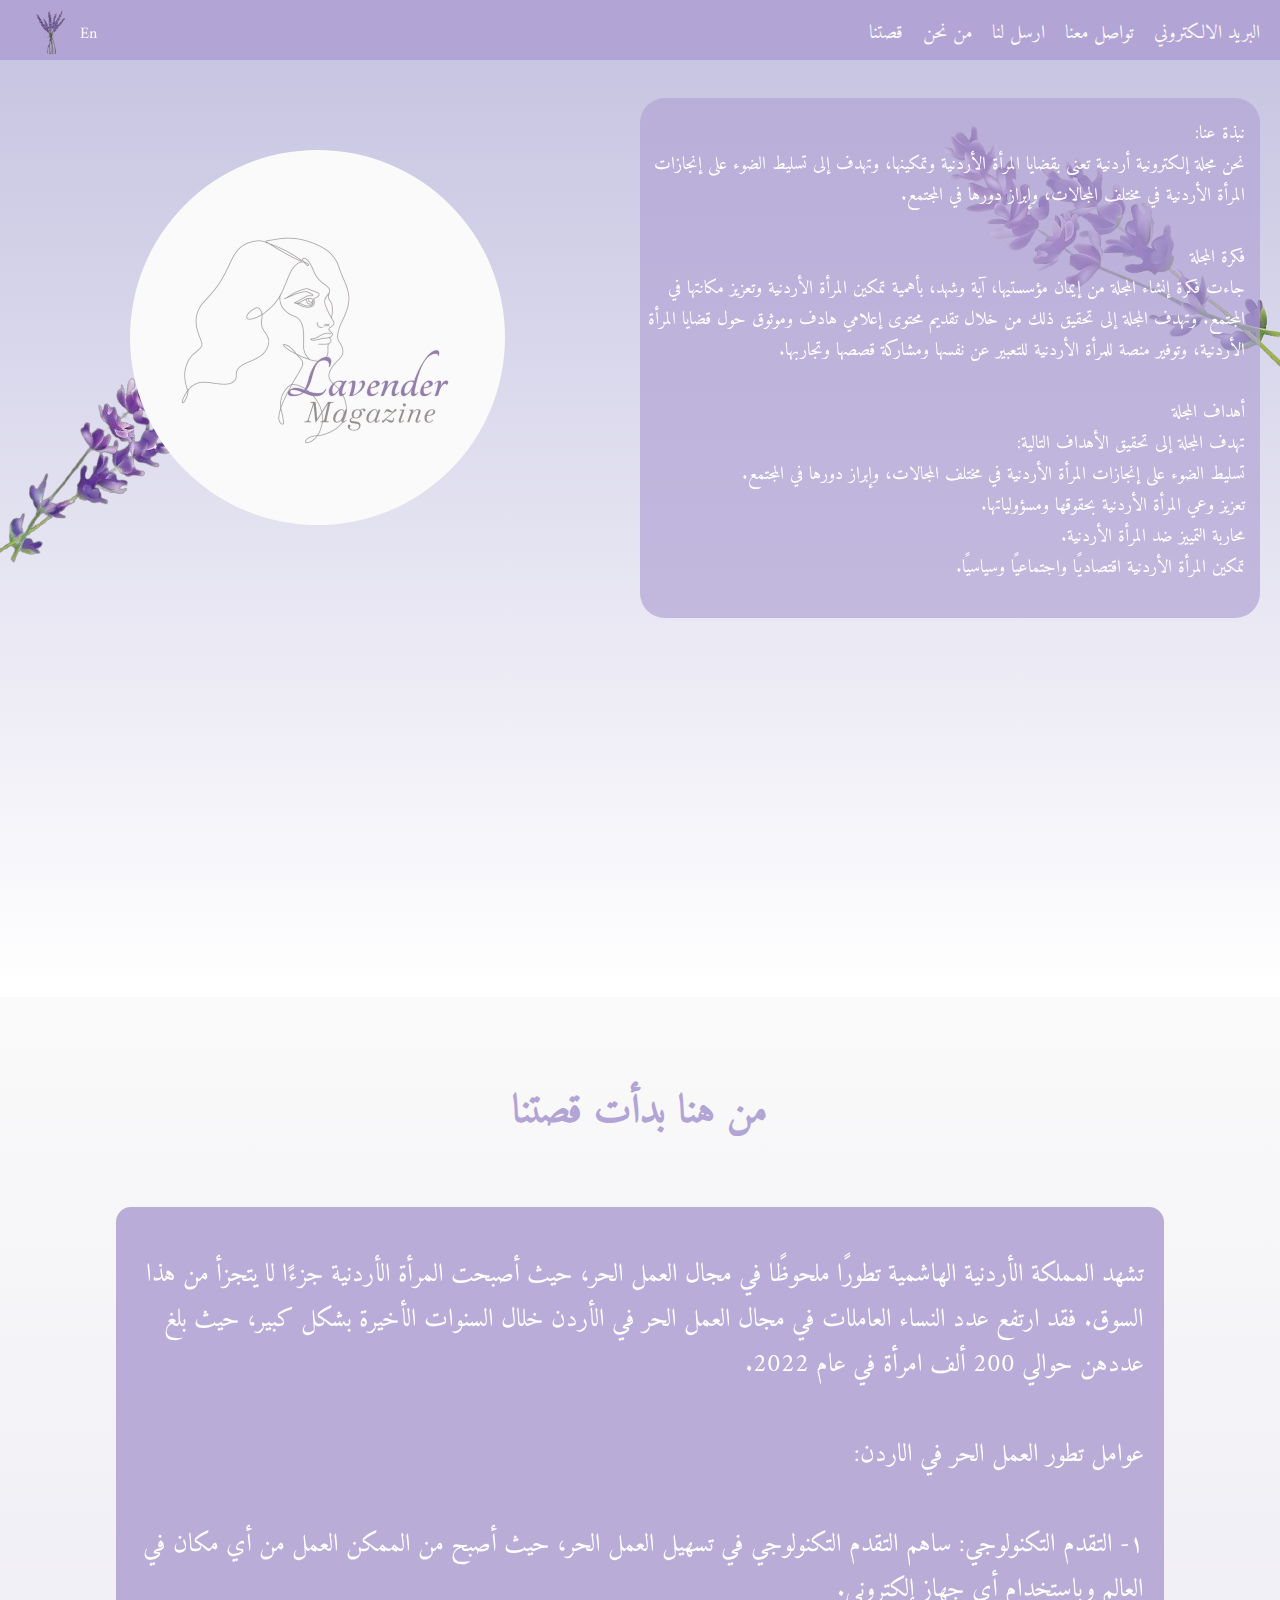
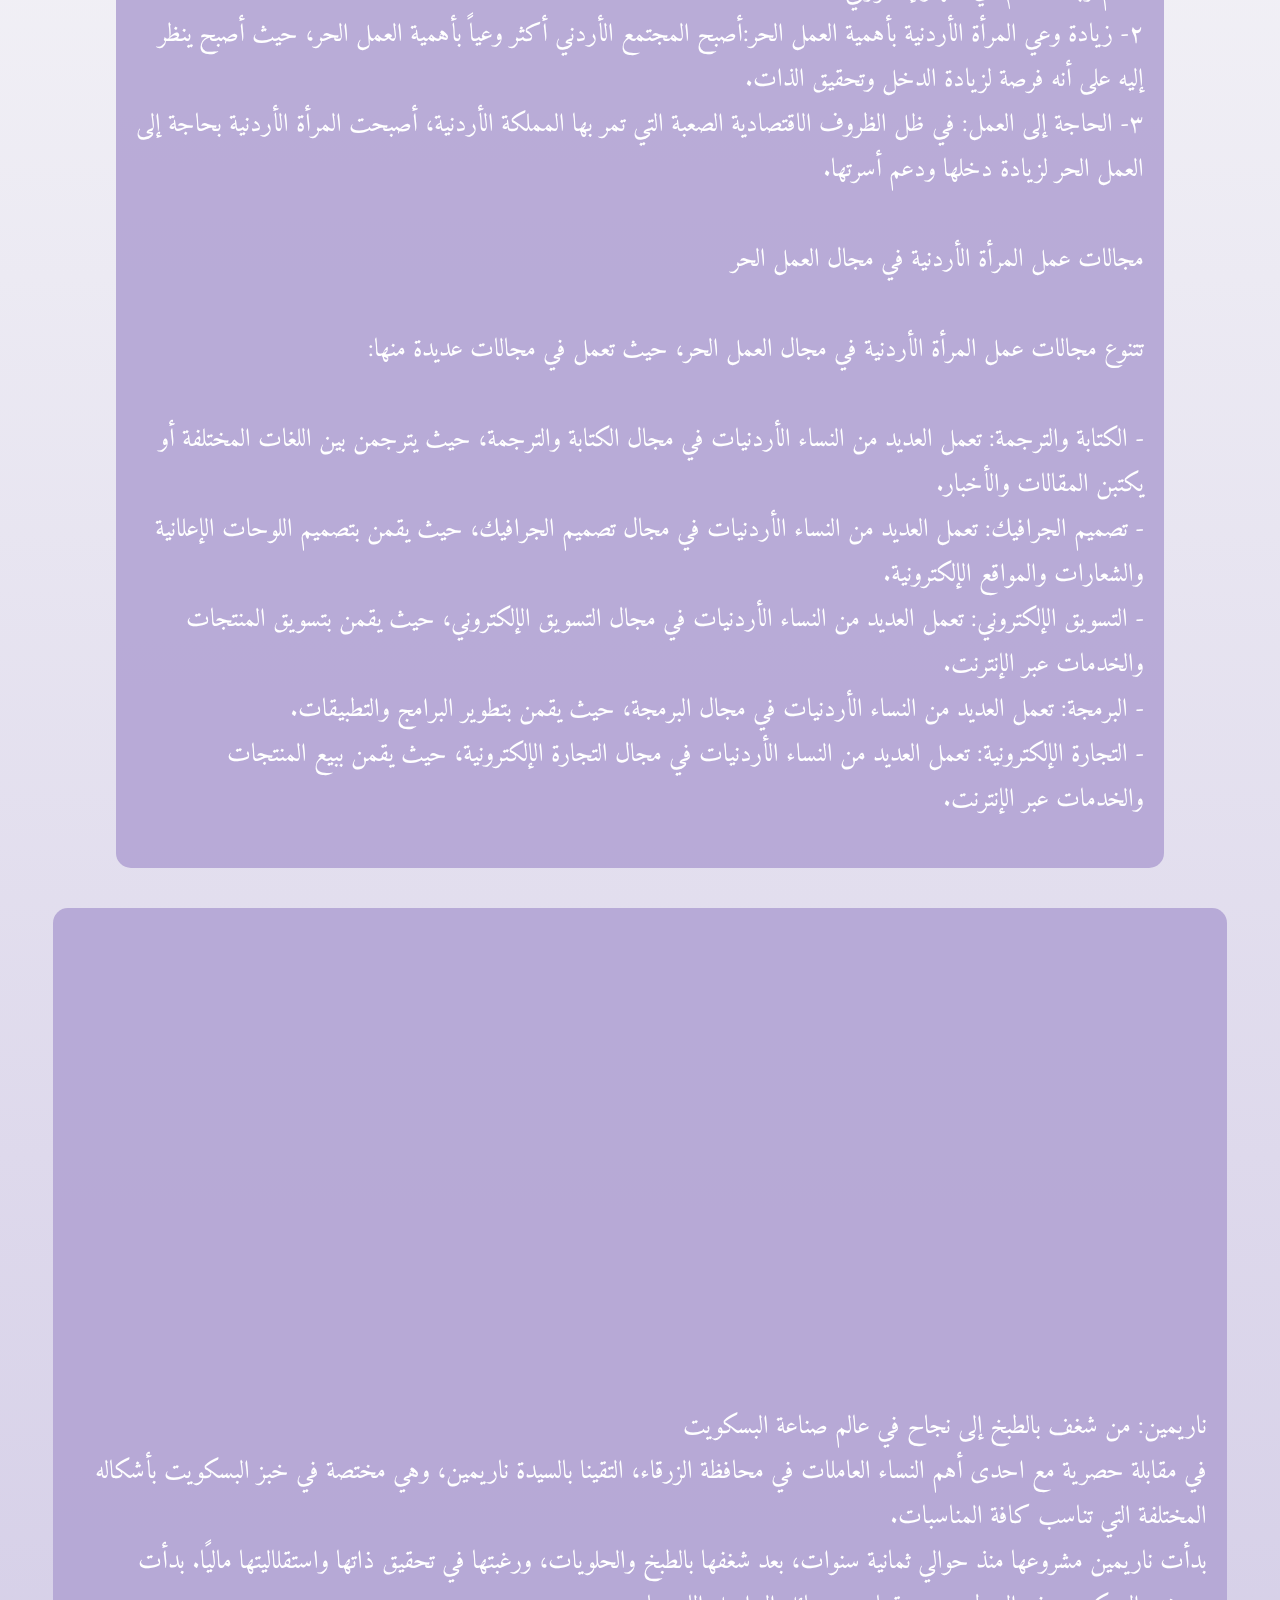
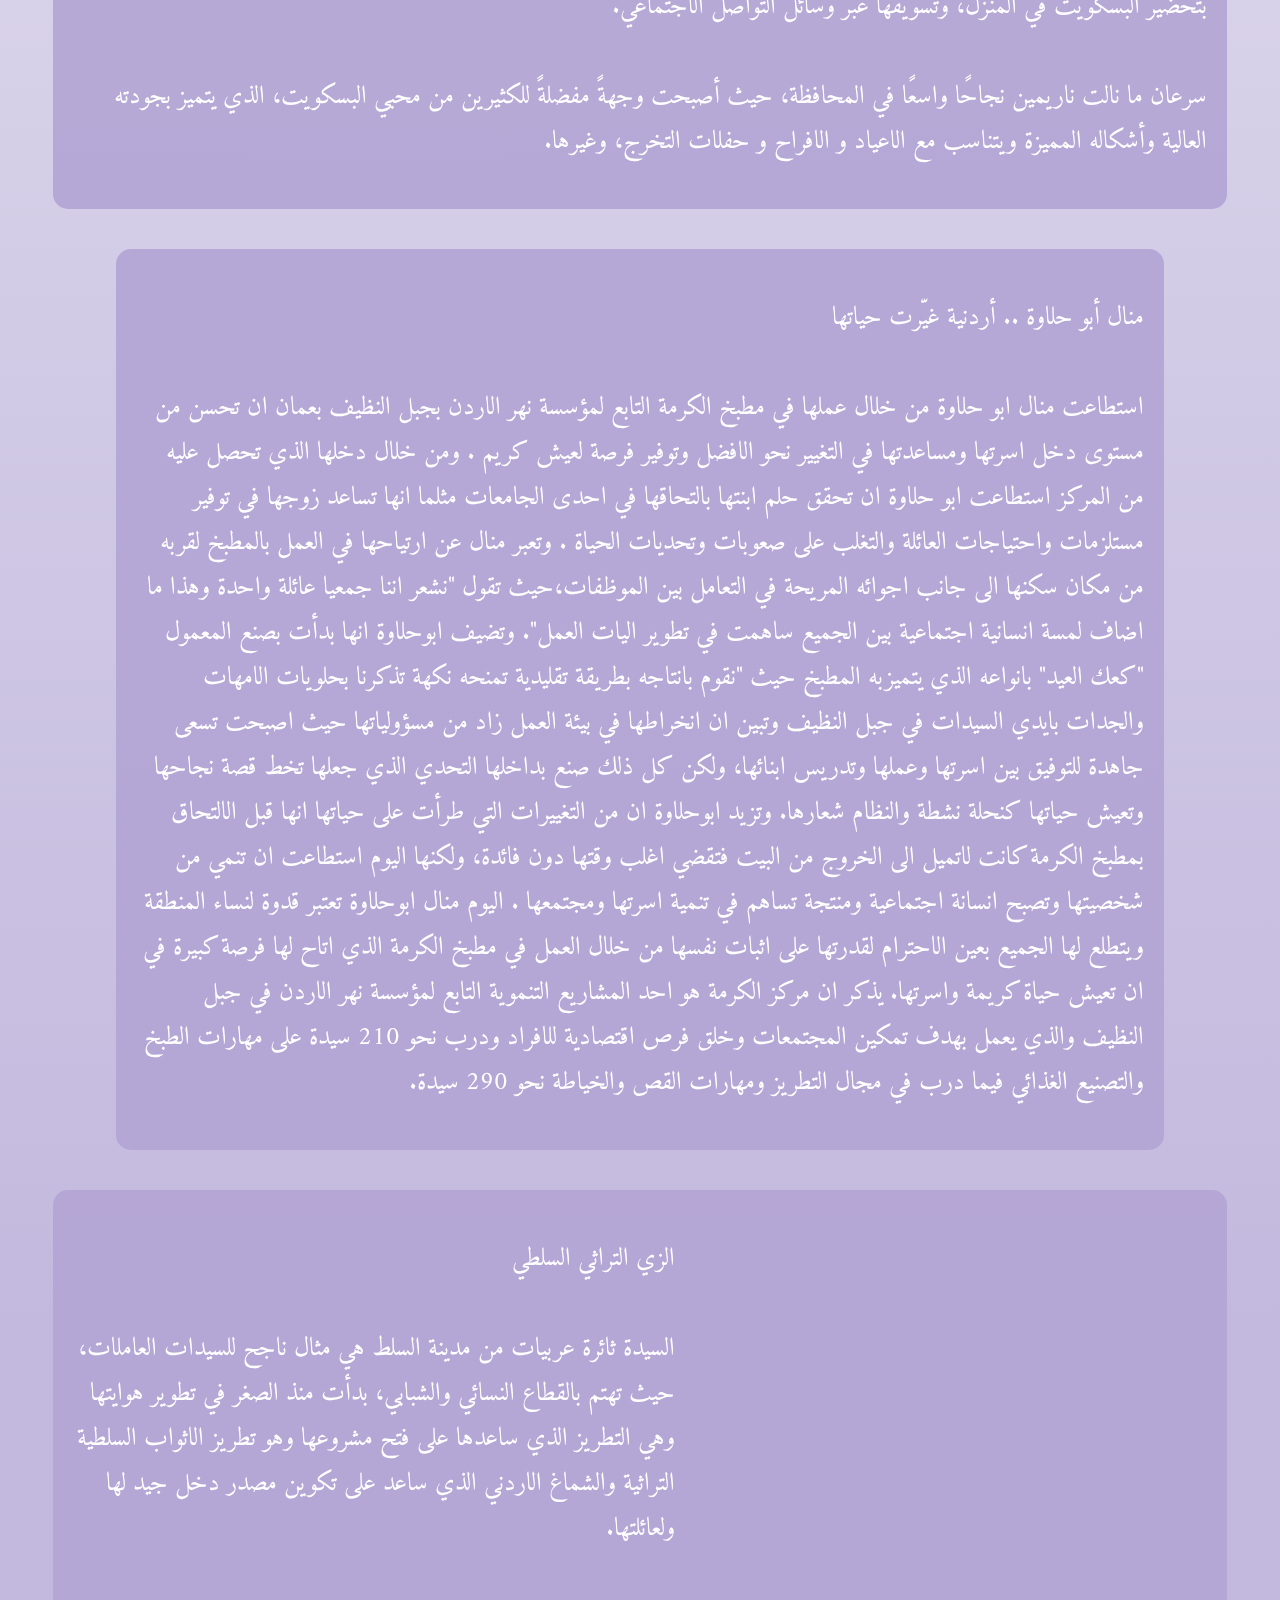
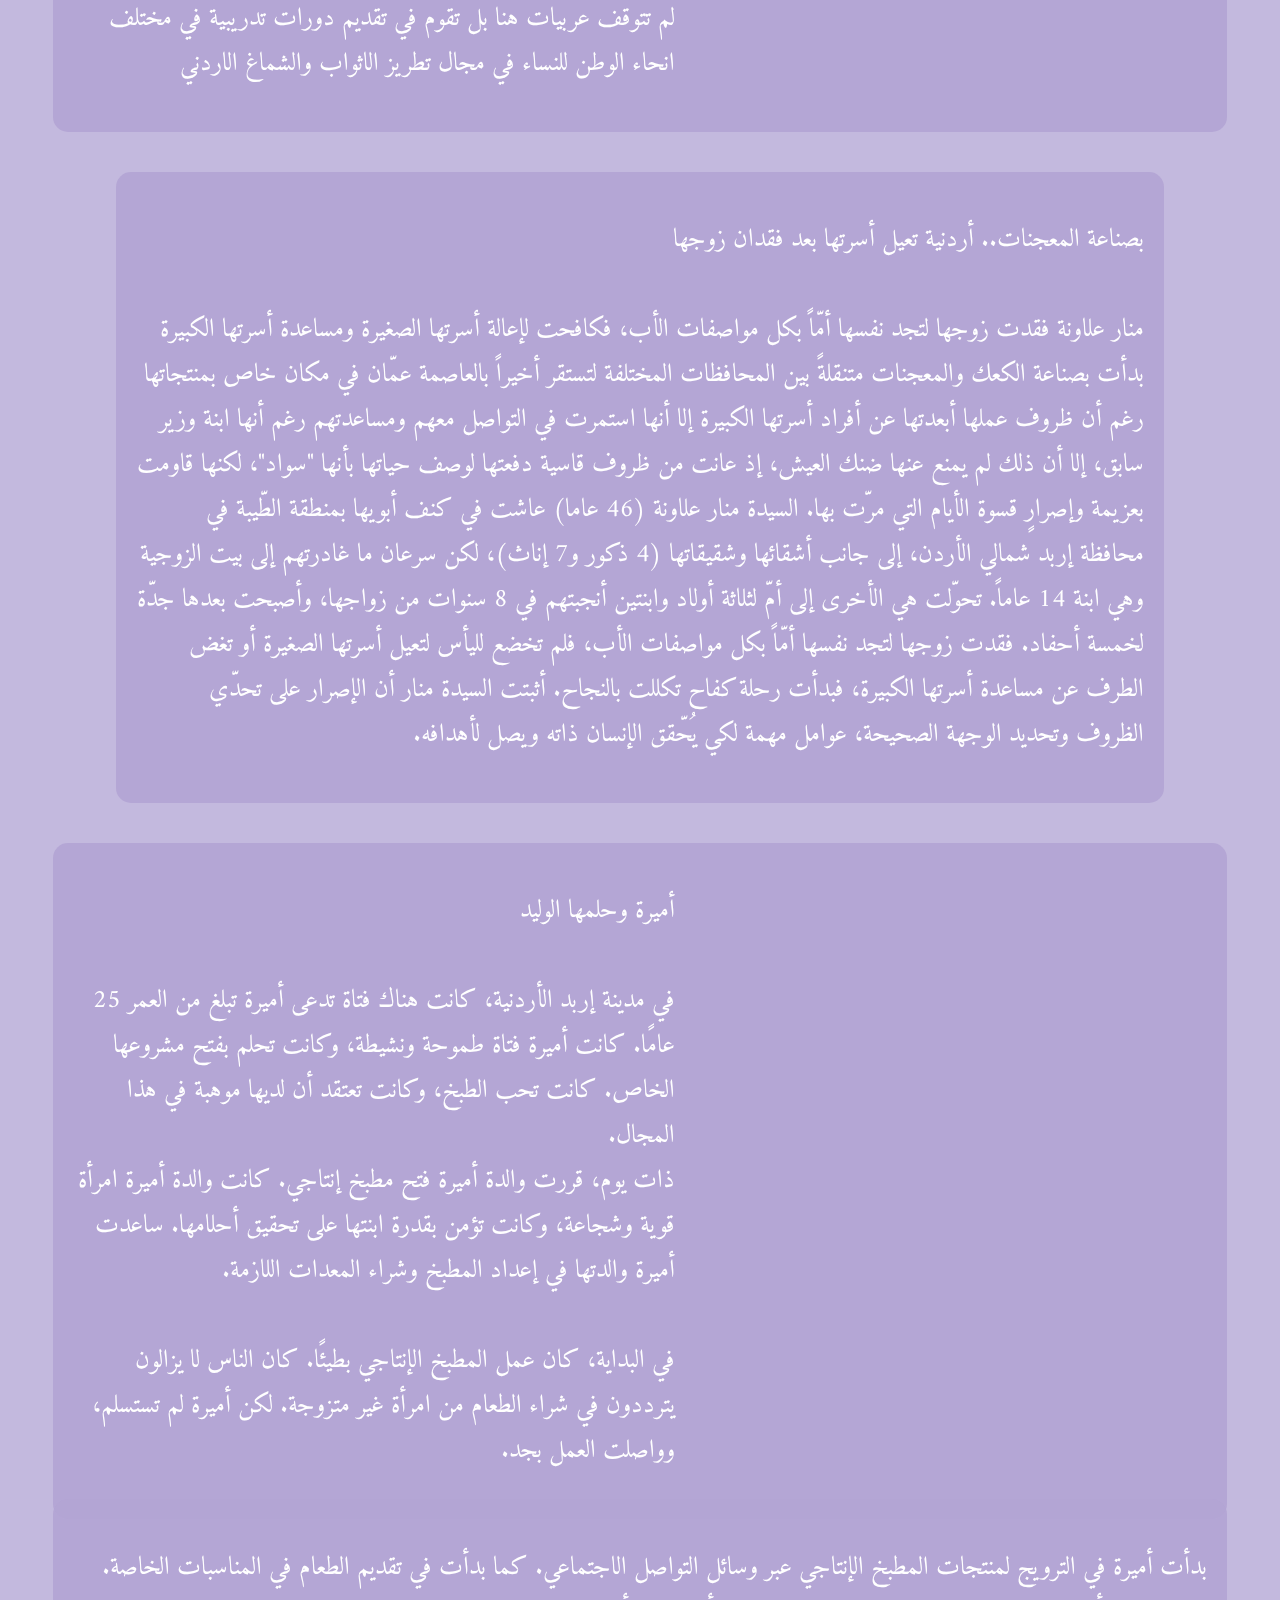
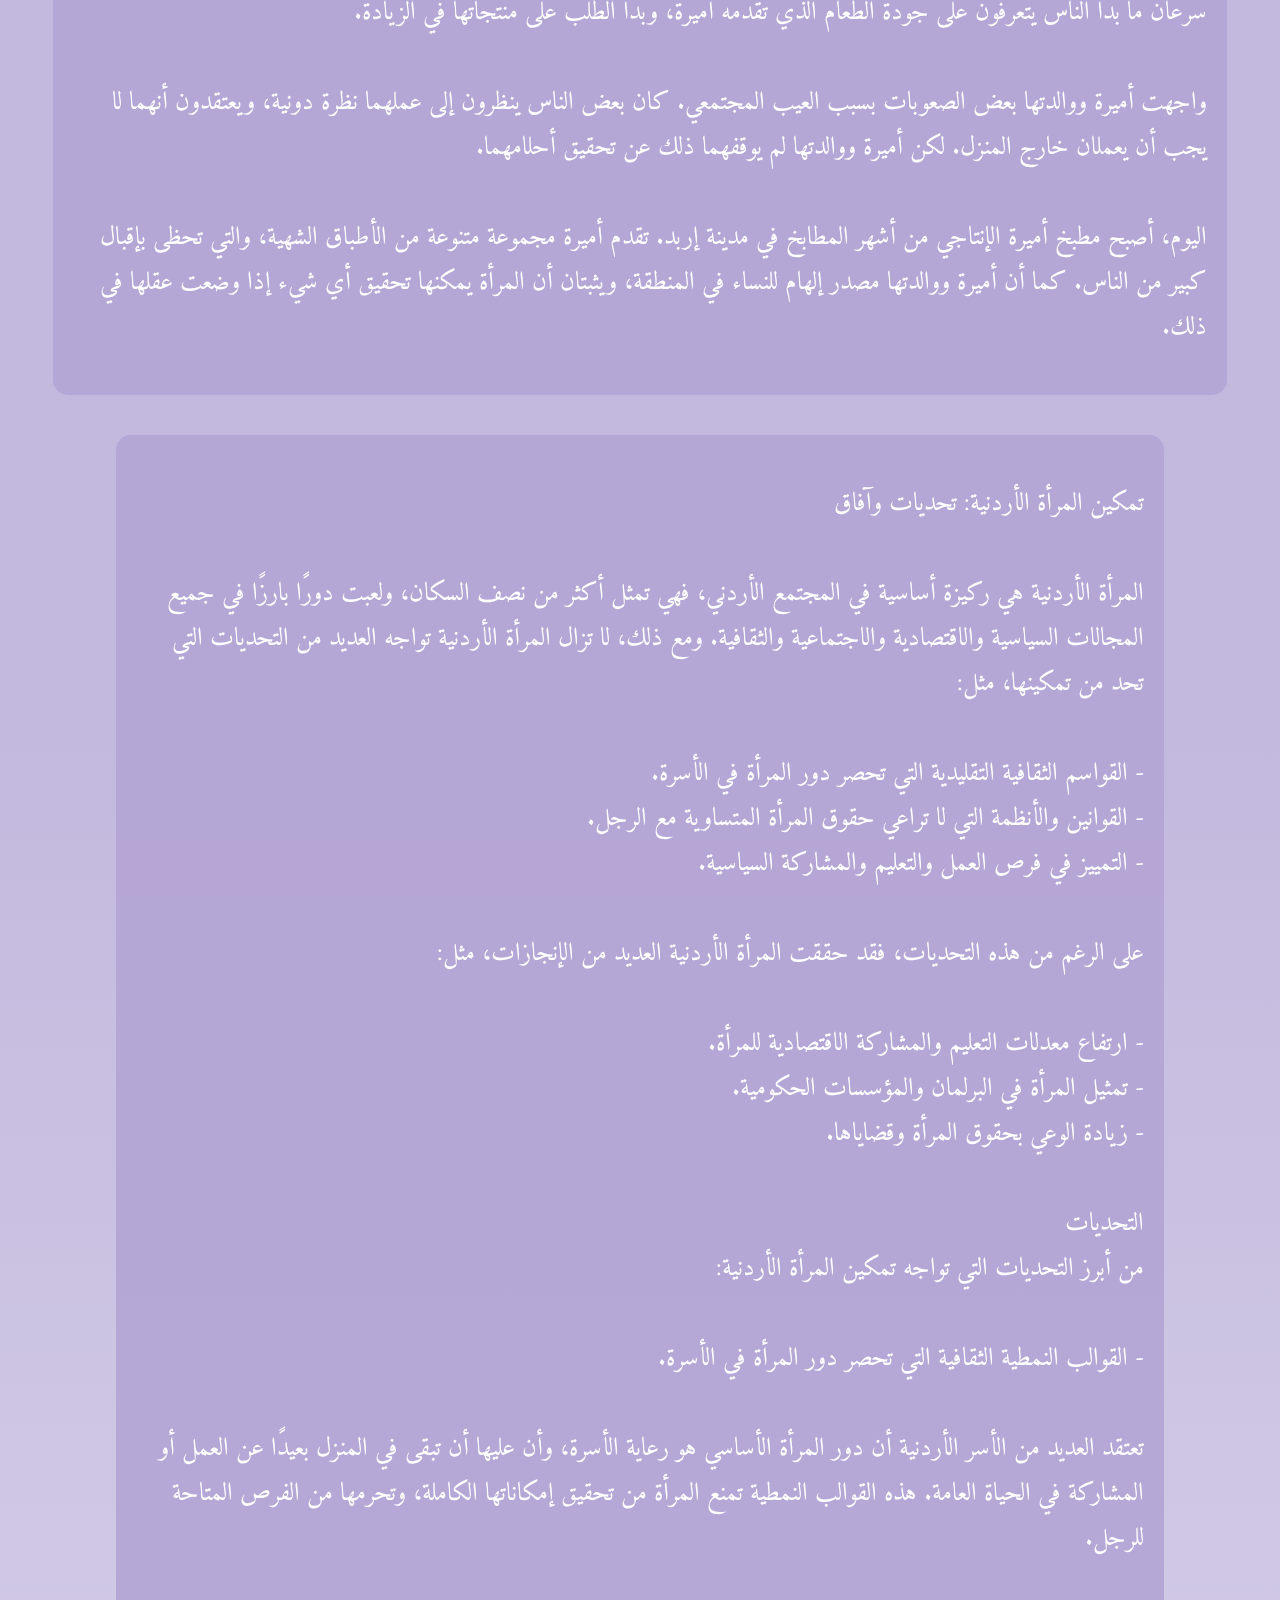
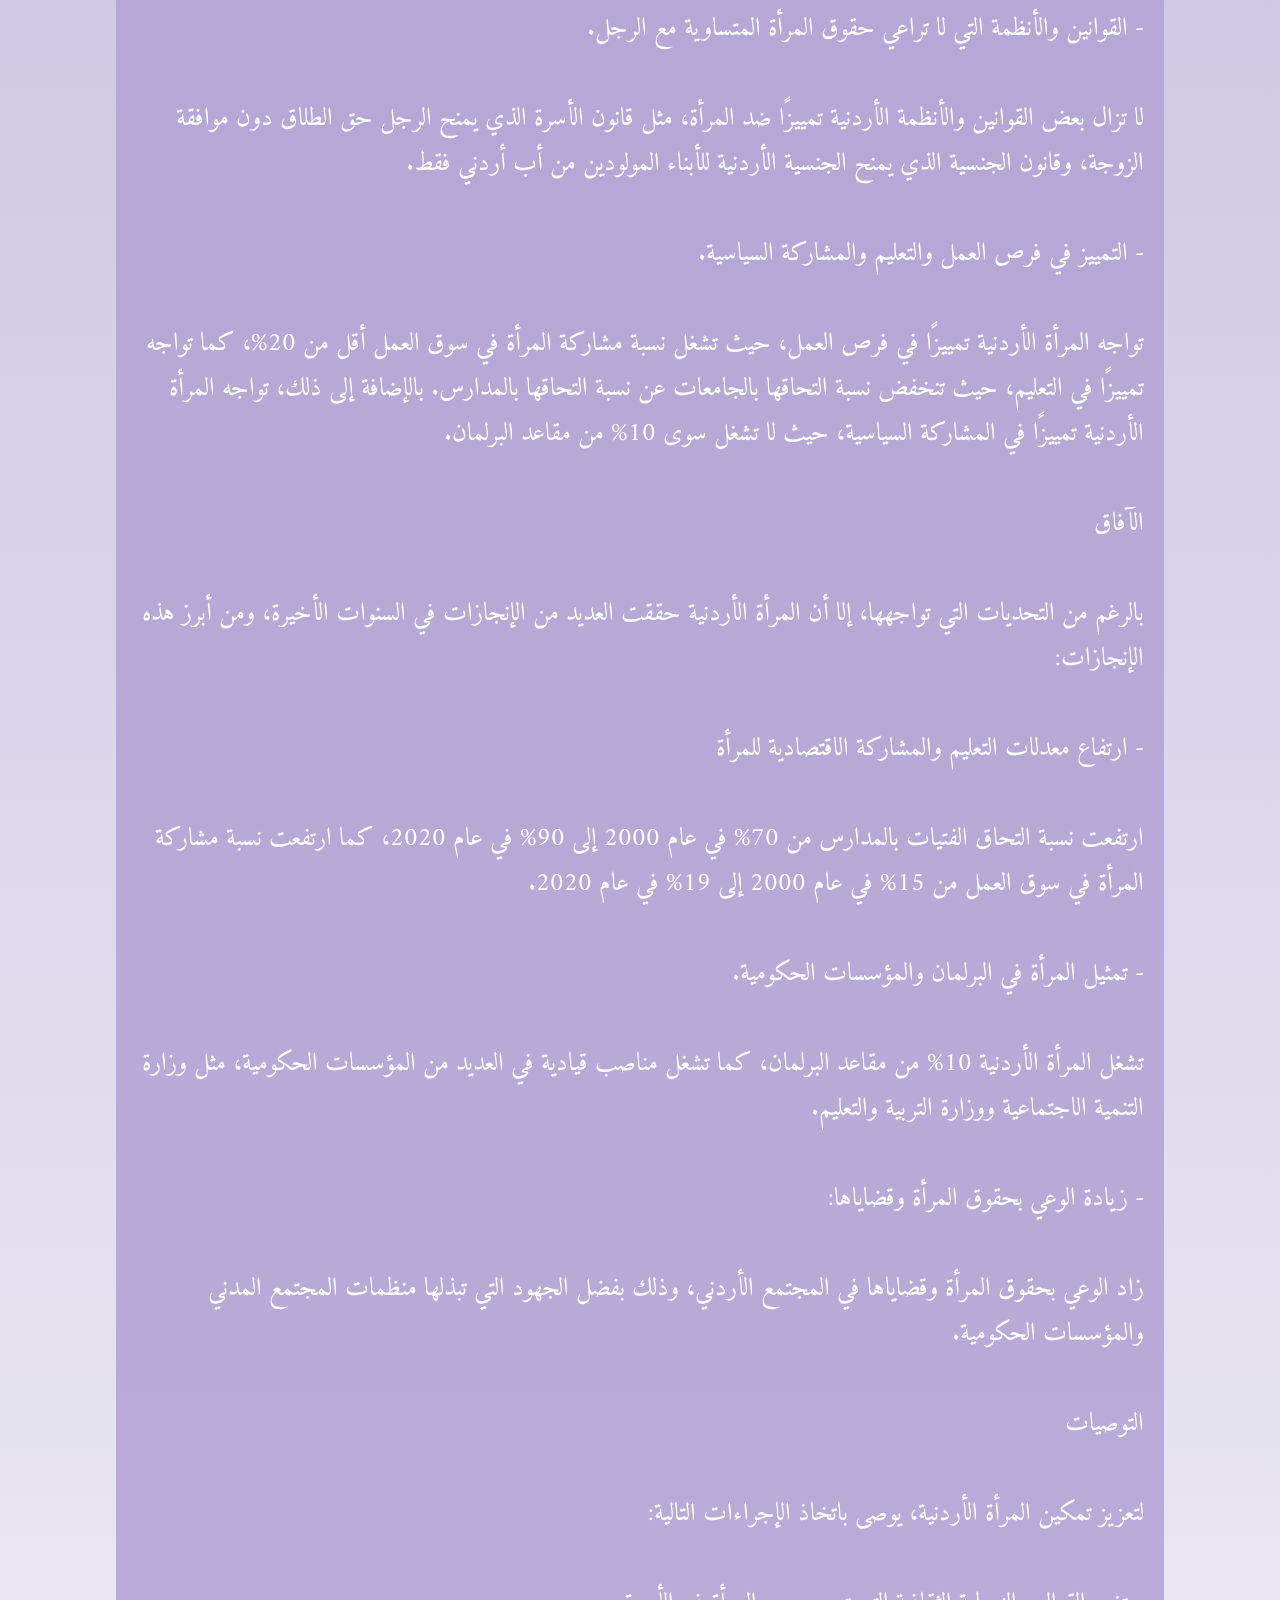
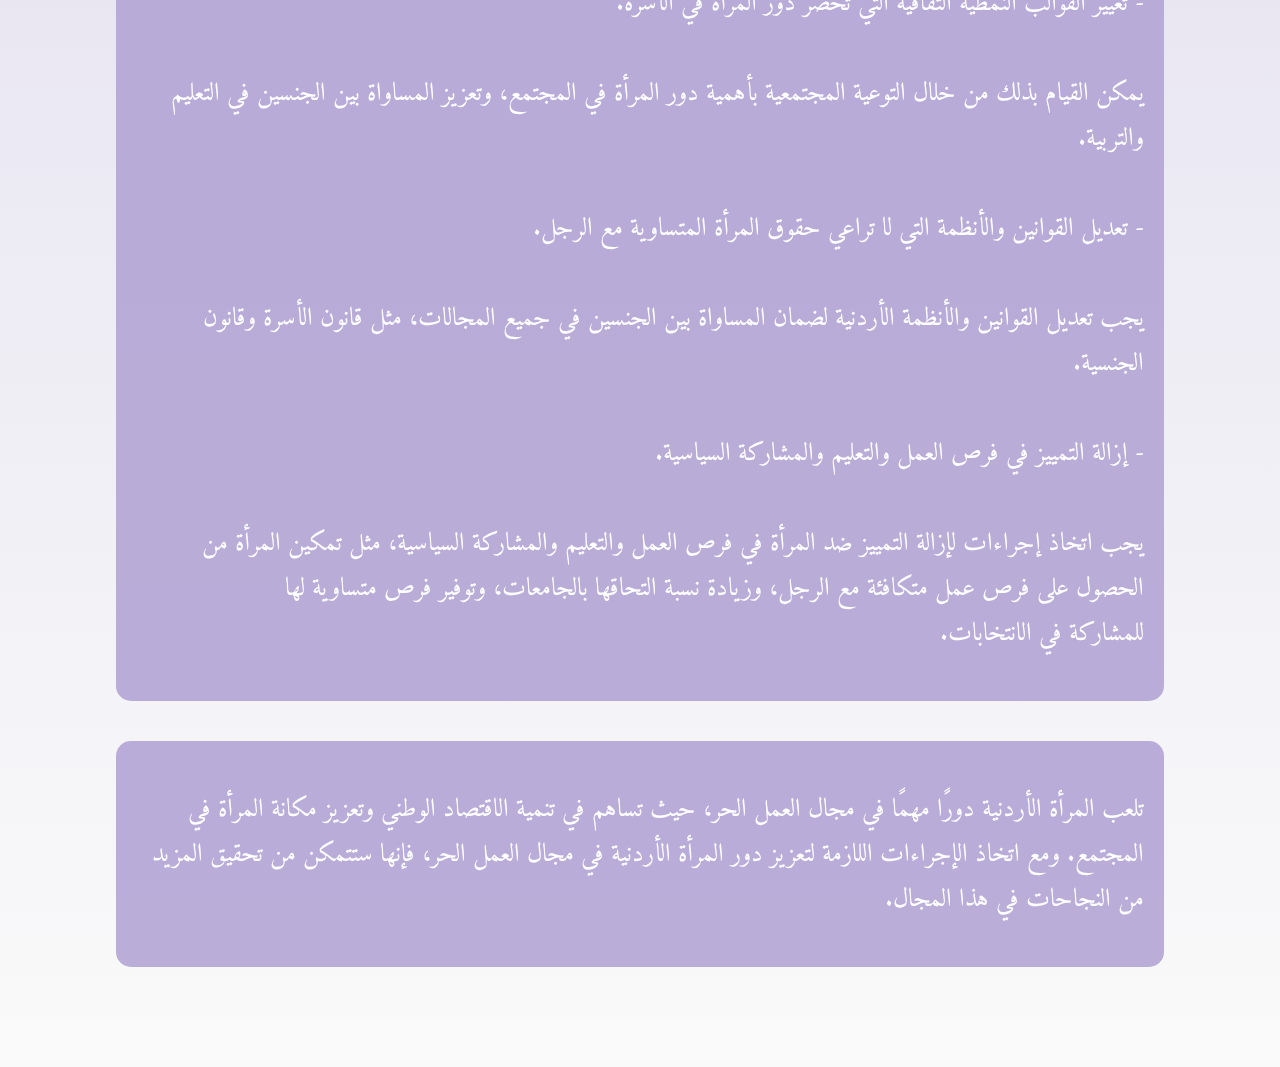
<file: index.html>
<!DOCTYPE html>
<html lang="ar">
    <head>
        <meta charset="utf-8">
        <meta name="viewport" content="width=device-width, initial-scale=1.0" />
        <link rel="stylesheet" href="styles.css">
        <title>Lavender</title>   
        <link
    href="https://fonts.googleapis.com/css?family=Anton%7CBaskervville%7CRaleway&display=swap"
    rel="stylesheet"
    />
    <link
    rel="stylesheet"
    href="https://use.fontawesome.com/releases/v5.8.2/css/all.css"
    />
    </head>
    <body>
        <header id="navbar">
            <img class="logo" src="src/logo.png">
                <div class="leftlang">
                    <li><a href="english.html" onclick="changeLanguage('en')">En</a></li>
                    
                </div>
        <nav >
            <ul>
                <li><a href="#projects">قصتنا</a></li>
                <li><a href="aboutar.html">من نحن</a></li>
                <li><a href="contactar.html">ارسل لنا</a></li>
                <li><a href="infoar.html">تواصل معنا</a></li>
                <li><a href="mailto:lavendermagazine24@gmail.com">البريد الالكتروني</a></li>
            </ul>
        </nav>
        </header>
        <div id="welcome-section">


            <img class="imgLogo" src="src/logo 3.jpg">
            <div id="ww_2cd0cf85ac4f8" v='1.3' loc='id' a='{"t":"ticker","lang":"ar","sl_lpl":1,"ids":["wl3070"],"font":"Arial","sl_ics":"one_a","sl_sot":"celsius","cl_bkg":"#FFFFFF00","cl_font":"rgba(255,255,255,1)","cl_cloud":"#d4d4d4","cl_persp":"#2196F3","cl_sun":"#FFC107","cl_moon":"#FFC107","cl_thund":"#FF5722"}'><a href="https://weatherwidget.org/" id="ww_2cd0cf85ac4f8_u" target="_blank">Free weather widget for website</a></div><script async src="https://app2.weatherwidget.org/js/?id=ww_2cd0cf85ac4f8"></script>
            <img class="body-img-left" src="src/lavender.png">
            <img class="body-img-right" src="src/lavenderr.png">
            <p clas="effect" id="effect">
                نبذة عنا:<br>
                
 نحن مجلة إلكترونية أردنية تعنى بقضايا المرأة الأردنية وتمكينها، وتهدف إلى تسليط الضوء على إنجازات المرأة الأردنية في مختلف المجالات، وإبراز دورها في المجتمع.<br>
 <br>
 فكرة المجلة<br>
 
 جاءت فكرة إنشاء المجلة من إيمان مؤسستيها، آية وشهد، بأهمية تمكين المرأة الأردنية وتعزيز مكانتها في المجتمع. وتهدف المجلة إلى تحقيق ذلك من خلال تقديم محتوى إعلامي هادف وموثوق حول قضايا المرأة الأردنية، وتوفير منصة للمرأة الأردنية للتعبير عن نفسها ومشاركة قصصها وتجاربها.<br>
 <br>
 أهداف المجلة<br>

 تهدف المجلة إلى تحقيق الأهداف التالية:<br>

تسليط الضوء على إنجازات المرأة الأردنية في مختلف المجالات، وإبراز دورها في المجتمع.<br>
تعزيز وعي المرأة الأردنية بحقوقها ومسؤولياتها.<br>
محاربة التمييز ضد المرأة الأردنية.<br>
تمكين المرأة الأردنية اقتصاديًا واجتماعيًا وسياسيًا.<br>
            </p>
        </div>
        <section id="projects">
            
            <h1 class="project-tile">من هنا بدأت قصتنا</h1>
            <div class="gallery">

                <div class="first"> 
                    <div class="left">
                        <div class="contnet">
                            <p lang="ar">
                                تشهد المملكة الأردنية الهاشمية تطورًا ملحوظًا في مجال العمل الحر، حيث أصبحت المرأة الأردنية جزءًا لا يتجزأ من هذا السوق. فقد ارتفع عدد النساء العاملات في مجال العمل الحر في الأردن خلال السنوات الأخيرة بشكل كبير، حيث بلغ عددهن حوالي 200 ألف امرأة في عام 2022.<br>
<br>
عوامل تطور العمل الحر في الاردن:<br>
<br>
١- التقدم التكنولوجي: ساهم التقدم التكنولوجي في تسهيل العمل الحر، حيث أصبح من الممكن العمل من أي مكان في العالم وباستخدام أي جهاز إلكتروني.<br>
٢- زيادة وعي المرأة الأردنية بأهمية العمل الحر:أصبح المجتمع الأردني أكثر وعياً بأهمية العمل الحر، حيث أصبح ينظر إليه على أنه فرصة لزيادة الدخل وتحقيق الذات. <br>
٣- الحاجة إلى العمل: في ظل الظروف الاقتصادية الصعبة التي تمر بها المملكة الأردنية، أصبحت المرأة الأردنية بحاجة إلى العمل الحر لزيادة دخلها ودعم أسرتها.<br>
<br>
مجالات عمل المرأة الأردنية في مجال العمل الحر<br>
<br>
تتنوع مجالات عمل المرأة الأردنية في مجال العمل الحر، حيث تعمل في مجالات عديدة منها:<br>
<br>
- الكتابة والترجمة: تعمل العديد من النساء الأردنيات في مجال الكتابة والترجمة، حيث يترجمن بين اللغات المختلفة أو يكتبن المقالات والأخبار.<br>
- تصميم الجرافيك: تعمل العديد من النساء الأردنيات في مجال تصميم الجرافيك، حيث يقمن بتصميم اللوحات الإعلانية والشعارات والمواقع الإلكترونية.<br>
- التسويق الإلكتروني: تعمل العديد من النساء الأردنيات في مجال التسويق الإلكتروني، حيث يقمن بتسويق المنتجات والخدمات عبر الإنترنت.<br>
- البرمجة: تعمل العديد من النساء الأردنيات في مجال البرمجة، حيث يقمن بتطوير البرامج والتطبيقات.<br>
- التجارة الإلكترونية: تعمل العديد من النساء الأردنيات في مجال التجارة الإلكترونية، حيث يقمن ببيع المنتجات والخدمات عبر الإنترنت.<br>
                            </p>
                        </div>
                    </div>
                </div>

                <div class="row one"> 
                    <div class="left" >
                        <iframe  src="https://www.youtube.com/embed/XMGJDRwNtN4?si=Scl4xfokjarlTmWV" title="YouTube video player" frameborder="0" allow="accelerometer; autoplay; clipboard-write; encrypted-media; gyroscope; picture-in-picture; web-share" allowfullscreen></iframe>
                    </div>
                    <div class="right" >
                        <div class="contnet">
                            <p lang="ar">
                                  ناريمين: من شغف بالطبخ إلى نجاح في عالم صناعة البسكويت<br>
                                في مقابلة حصرية مع احدى أهم النساء العاملات في محافظة الزرقاء، التقينا بالسيدة ناريمين، وهي مختصة في خبز البسكويت بأشكاله المختلفة التي تناسب كافة المناسبات. <br>
                                بدأت ناريمين مشروعها منذ حوالي ثمانية سنوات، بعد  شغفها بالطبخ والحلويات، ورغبتها في تحقيق ذاتها واستقلاليتها ماليًا. بدأت بتحضير البسكويت في المنزل، وتسويقها عبر وسائل التواصل الاجتماعي.<br>
                                <br>
                                سرعان ما نالت ناريمين نجاحًا واسعًا في المحافظة، حيث أصبحت وجهةً مفضلةً للكثيرين من محبي البسكويت، الذي يتميز بجودته العالية وأشكاله المميزة ويتناسب مع الاعياد و الافراح و حفلات التخرج، وغيرها.
                            </p>
                        </div>
                    </div>
                </div>

                <div class="first"> 
                    <div class="left">
                        <div class="contnet">
                            <p lang="ar">
                                منال أبو حلاوة .. أردنية غيّرت حياتها<br>
                                <br>
                                استطاعت منال ابو حلاوة من خلال عملها في مطبخ الكرمة التابع لمؤسسة نهر الاردن بجبل النظيف بعمان ان تحسن من مستوى دخل اسرتها ومساعدتها في التغيير نحو الافضل وتوفير فرصة لعيش كريم .

                                ومن خلال دخلها الذي تحصل عليه من المركز استطاعت ابو حلاوة ان تحقق حلم ابنتها بالتحاقها في احدى الجامعات مثلما انها تساعد زوجها في توفير مستلزمات واحتياجات العائلة والتغلب على صعوبات وتحديات الحياة . 

                                وتعبر منال عن ارتياحها في العمل بالمطبخ لقربه من مكان سكنها الى جانب اجوائه المريحة في التعامل بين الموظفات،حيث تقول "نشعر اننا جمعيا عائلة واحدة وهذا ما اضاف لمسة انسانية اجتماعية بين الجميع ساهمت في تطوير اليات العمل". وتضيف ابوحلاوة انها بدأت بصنع المعمول "كعك العيد" بانواعه الذي يتميزبه المطبخ حيث "نقوم بانتاجه بطريقة تقليدية تمنحه نكهة تذكرنا بحلويات الامهات والجدات بايدي السيدات في جبل النظيف وتبين ان انخراطها في بيئة العمل زاد من مسؤولياتها حيث اصبحت تسعى جاهدة للتوفيق بين اسرتها وعملها وتدريس ابنائها، ولكن كل ذلك صنع بداخلها التحدي الذي جعلها تخط قصة نجاحها وتعيش حياتها كنحلة نشطة والنظام شعارها.

وتزيد ابوحلاوة ان من التغييرات التي طرأت على حياتها انها قبل الالتحاق بمطبخ الكرمة كانت لاتميل الى الخروج من البيت فتقضي اغلب وقتها دون فائدة، ولكنها اليوم استطاعت ان تنمي من شخصيتها وتصبح انسانة اجتماعية ومنتجة تساهم في تنمية اسرتها ومجتمعها . اليوم منال ابوحلاوة تعتبر قدوة لنساء المنطقة ويتطلع لها الجميع بعين الاحترام لقدرتها على اثبات نفسها من خلال العمل في مطبخ الكرمة الذي اتاح لها فرصة كبيرة في ان تعيش حياة كريمة واسرتها. يذكر ان مركز الكرمة هو احد المشاريع التنموية التابع لمؤسسة نهر الاردن في جبل النظيف والذي يعمل بهدف تمكين المجتمعات وخلق فرص اقتصادية للافراد ودرب نحو 210

سيدة على مهارات الطبخ والتصنيع الغذائي فيما درب في مجال التطريز ومهارات القص والخياطة نحو 290 سيدة.
                            </p>
                        </div>
                    </div>
                </div>

                <div class="row two"> 
                    <div class="left">
                        <iframe width="560" height="315" src="https://www.youtube.com/embed/p3CxLdmCOf4?si=GEBNz5nhguTCXljp" title="YouTube video player" frameborder="0" allow="accelerometer; autoplay; clipboard-write; encrypted-media; gyroscope; picture-in-picture; web-share" allowfullscreen></iframe>
                    </div>
                    <div class="right">
                        <div class="contnet">
                            <p lang="ar">الزي التراثي السلطي<br>
                                <br>
                                السيدة ثائرة عربيات من مدينة السلط هي مثال ناجح للسيدات العاملات، حيث تهتم بالقطاع النسائي والشبابي، بدأت منذ الصغر في تطوير هوايتها وهي التطريز الذي ساعدها على فتح مشروعها وهو تطريز الاثواب السلطية التراثية والشماغ الاردني الذي ساعد على تكوين مصدر دخل جيد لها ولعائلتها.<br>
                                <br>
                                لم تتوقف عربيات هنا بل تقوم في تقديم دورات تدريبية  في مختلف انحاء الوطن للنساء في مجال تطريز الاثواب والشماغ الاردني</p>
                        </div>
                    </div>
                    
                </div>

                <div class="first"> 
                    <div class="left">
                        <div class="contnet">
                            <p lang="ar">
                                بصناعة المعجنات.. أردنية تعيل أسرتها بعد فقدان زوجها <br>
                                <br>
منار علاونة فقدت زوجها لتجد نفسها أمّاً بكل مواصفات الأب، فكافحت لإعالة أسرتها الصغيرة ومساعدة أسرتها الكبيرة بدأت بصناعة الكعك والمعجنات متنقلةً بين المحافظات المختلفة لتستقر أخيراً بالعاصمة عمّان في مكان خاص بمنتجاتها رغم أن ظروف عملها أبعدتها عن أفراد أسرتها الكبيرة إلا أنها استمرت في التواصل معهم ومساعدتهم
رغم أنها ابنة وزير سابق، إلا أن ذلك لم يمنع عنها ضنك العيش، إذ عانت من ظروف قاسية دفعتها لوصف حياتها بأنها "سواد"، لكنها قاومت بعزيمة وإصرارٍ قسوة الأيام التي مرّت بها.
السيدة منار علاونة (46 عاما) عاشت في كنف أبويها بمنطقة الطّيبة في محافظة إربد شمالي الأردن، إلى جانب أشقائها وشقيقاتها (4 ذكور و7 إناث)، لكن سرعان ما غادرتهم إلى بيت الزوجية وهي ابنة 14 عاماً.
تحوّلت هي الأخرى إلى أمّ لثلاثة أولاد وابنتين أنجبتهم في 8 سنوات من زواجها، وأصبحت بعدها جدّة لخمسة أحفاد.
فقدت زوجها لتجد نفسها أمّاً بكل مواصفات الأب، فلم تخضع لليأس لتعيل أسرتها الصغيرة أو تغض الطرف عن مساعدة أسرتها الكبيرة، فبدأت رحلة كفاح تكللت بالنجاح.
أثبتت السيدة منار أن الإصرار على تحدّي الظروف وتحديد الوجهة الصحيحة، عوامل مهمة لكي يُحّقق الإنسان ذاته ويصل لأهدافه.
                            </p>
                        </div>
                    </div>
                </div>

                <div class="three row"> 
                    <div class="left">
                        <iframe width="560" height="315" src="https://www.youtube.com/embed/xZBKTpaj_gc?si=R6Ky5hIdaFA8xHCB" title="YouTube video player" frameborder="0" allow="accelerometer; autoplay; clipboard-write; encrypted-media; gyroscope; picture-in-picture; web-share" allowfullscreen></iframe>  
                    </div>
                    <div class="right">
                        <div class="contnet">
                            <p lang="ar">
                                
                                أميرة وحلمها الوليد<br>

<br>في مدينة إربد الأردنية، كانت هناك فتاة تدعى أميرة تبلغ من العمر 25 عامًا. كانت أميرة فتاة طموحة ونشيطة، وكانت تحلم بفتح مشروعها الخاص. كانت تحب الطبخ، وكانت تعتقد أن لديها موهبة في هذا المجال.
<br>
ذات يوم، قررت والدة أميرة فتح مطبخ إنتاجي. كانت والدة أميرة امرأة قوية وشجاعة، وكانت تؤمن بقدرة ابنتها على تحقيق أحلامها. ساعدت أميرة والدتها في إعداد المطبخ وشراء المعدات اللازمة. <br>
<br>
في البداية، كان عمل المطبخ الإنتاجي بطيئًا. كان الناس لا يزالون يترددون في شراء الطعام من امرأة غير متزوجة. لكن أميرة لم تستسلم، وواصلت العمل بجد. <br>

                            </p>
                        </div>
                    </div>
                    </div>
                    <div class="row four">
                        <div class="contnet">
                            <p lang="ar">


بدأت أميرة في الترويج لمنتجات المطبخ الإنتاجي عبر وسائل التواصل الاجتماعي. كما بدأت في تقديم الطعام في المناسبات الخاصة. سرعان ما بدأ الناس يتعرفون على جودة الطعام الذي تقدمه أميرة، وبدأ الطلب على منتجاتها في الزيادة. <br>
<br>
واجهت أميرة ووالدتها بعض الصعوبات بسبب العيب المجتمعي. كان بعض الناس ينظرون إلى عملهما نظرة دونية، ويعتقدون أنهما لا يجب أن يعملان خارج المنزل. لكن أميرة ووالدتها لم يوقفهما ذلك عن تحقيق أحلامهما. <br>
<br>
اليوم، أصبح مطبخ أميرة الإنتاجي من أشهر المطابخ في مدينة إربد. تقدم أميرة مجموعة متنوعة من الأطباق الشهية، والتي تحظى بإقبال كبير من الناس. كما أن أميرة ووالدتها مصدر إلهام للنساء في المنطقة، ويثبتان أن المرأة يمكنها تحقيق أي شيء إذا وضعت عقلها في ذلك. <br>

                            </p>
                        </div>
                    </div>
                
                    <div class="first"> 
                        <div class="left">
                            <div class="contnet">
                                <p lang="ar">

                                    تمكين المرأة الأردنية: تحديات وآفاق<br>
                                    <br>
المرأة الأردنية هي ركيزة أساسية في المجتمع الأردني، فهي تمثل أكثر من نصف السكان، ولعبت دورًا بارزًا في جميع المجالات السياسية والاقتصادية والاجتماعية والثقافية. ومع ذلك، لا تزال المرأة الأردنية تواجه العديد من التحديات التي تحد من تمكينها، مثل:<br>
<br>
- القواسم الثقافية التقليدية التي تحصر دور المرأة في الأسرة.<br>
- القوانين والأنظمة التي لا تراعي حقوق المرأة المتساوية مع الرجل.<br>
- التمييز في فرص العمل والتعليم والمشاركة السياسية.<br>
<br>
على الرغم من هذه التحديات، فقد حققت المرأة الأردنية العديد من الإنجازات، مثل:<br>
<br>
- ارتفاع معدلات التعليم والمشاركة الاقتصادية للمرأة.<br>
- تمثيل المرأة في البرلمان والمؤسسات الحكومية.<br>
- زيادة الوعي بحقوق المرأة وقضاياها.<br>
<br>

التحديات<br>

من أبرز التحديات التي تواجه تمكين المرأة الأردنية:<br>
<br>
- القوالب النمطية الثقافية التي تحصر دور المرأة في الأسرة.<br>
<br>
تعتقد العديد من الأسر الأردنية أن دور المرأة الأساسي هو رعاية الأسرة، وأن عليها أن تبقى في المنزل بعيدًا عن العمل أو المشاركة في الحياة العامة. هذه القوالب النمطية تمنع المرأة من تحقيق إمكاناتها الكاملة، وتحرمها من الفرص المتاحة للرجل.<br>
<br>
- القوانين والأنظمة التي لا تراعي حقوق المرأة المتساوية مع الرجل.<br>
<br>
لا تزال بعض القوانين والأنظمة الأردنية تمييزًا ضد المرأة، مثل قانون الأسرة الذي يمنح الرجل حق الطلاق دون موافقة الزوجة، وقانون الجنسية الذي يمنح الجنسية الأردنية للأبناء المولودين من أب أردني فقط.<br>
<br>
- التمييز في فرص العمل والتعليم والمشاركة السياسية.<br>
<br>
تواجه المرأة الأردنية تمييزًا في فرص العمل، حيث تشغل نسبة مشاركة المرأة في سوق العمل أقل من 20%، كما تواجه تمييزًا في التعليم، حيث تنخفض نسبة التحاقها بالجامعات عن نسبة التحاقها بالمدارس. بالإضافة إلى ذلك، تواجه المرأة الأردنية تمييزًا في المشاركة السياسية، حيث لا تشغل سوى 10% من مقاعد البرلمان.<br>
<br>
الآفاق<br>
<br>
بالرغم من التحديات التي تواجهها، إلا أن المرأة الأردنية حققت العديد من الإنجازات في السنوات الأخيرة، ومن أبرز هذه الإنجازات:<br>
<br>
- ارتفاع معدلات التعليم والمشاركة الاقتصادية للمرأة<br>
<br>
ارتفعت نسبة التحاق الفتيات بالمدارس من 70% في عام 2000 إلى 90% في عام 2020، كما ارتفعت نسبة مشاركة المرأة في سوق العمل من 15% في عام 2000 إلى 19% في عام 2020.<br>
<br>
- تمثيل المرأة في البرلمان والمؤسسات الحكومية.<br>
<br>
تشغل المرأة الأردنية 10% من مقاعد البرلمان، كما تشغل مناصب قيادية في العديد من المؤسسات الحكومية، مثل وزارة التنمية الاجتماعية ووزارة التربية والتعليم.<br>
<br>
- زيادة الوعي بحقوق المرأة وقضاياها:<br>
<br>
زاد الوعي بحقوق المرأة وقضاياها في المجتمع الأردني، وذلك بفضل الجهود التي تبذلها منظمات المجتمع المدني والمؤسسات الحكومية.<br>
<br>
التوصيات<br>
<br>
لتعزيز تمكين المرأة الأردنية، يوصى باتخاذ الإجراءات التالية:<br>
<br>
- تغيير القوالب النمطية الثقافية التي تحصر دور المرأة في الأسرة.<br>
<br>
يمكن القيام بذلك من خلال التوعية المجتمعية بأهمية دور المرأة في المجتمع، وتعزيز المساواة بين الجنسين في التعليم والتربية.<br>
<br>
- تعديل القوانين والأنظمة التي لا تراعي حقوق المرأة المتساوية مع الرجل.<br>
<br>
يجب تعديل القوانين والأنظمة الأردنية لضمان المساواة بين الجنسين في جميع المجالات، مثل قانون الأسرة وقانون الجنسية.<br>
<br>
- إزالة التمييز في فرص العمل والتعليم والمشاركة السياسية.<br>
<br>
يجب اتخاذ إجراءات لإزالة التمييز ضد المرأة في فرص العمل والتعليم والمشاركة السياسية، مثل تمكين المرأة من الحصول على فرص عمل متكافئة مع الرجل، وزيادة نسبة التحاقها بالجامعات، وتوفير فرص متساوية لها للمشاركة في الانتخابات.<br>

                                </p>
                            </div>
                        </div>
                    </div>
                <div class="first"> 
                    <div class="left">
                        <div class="contnet">
                            <p lang="ar">
                                تلعب المرأة الأردنية دورًا مهمًا في مجال العمل الحر، حيث تساهم في تنمية الاقتصاد الوطني وتعزيز مكانة المرأة في المجتمع. ومع اتخاذ الإجراءات اللازمة لتعزيز دور المرأة الأردنية في مجال العمل الحر، فإنها ستتمكن من تحقيق المزيد من النجاحات في هذا المجال.<br>

                            </p>
                        </div>
                    </div>
                </div>
            </div>
        </section>
        <!-- <sectoin id="contact">
            <img class="bottom" src="src/bottom.png">
            <img class="hang" src="src/hang.png">
            <div class="social-icons">
                <a target="_blank" href="https://www.facebook.com/profile.php?id=61555613103689&mibextid=JRoKGi">
                  <i class="fab fa-facebook-f"></i>
                </a>
                <a target="_blank" href="https://twitter.com/LavenderM90916">
                  <i class="fab fa-twitter"></i>
                </a>
                <a target="_blank" href="https://instagram.com/m_lavender24">
                  <i class="fab fa-instagram"></i>
                </a>
                <a target="_blank" href="https://www.youtube.com/@LavenderMagazine">
                  <i class="fab fa-youtube"></i>
                </a>
              </div>
            <a id="profile-link" target="_blank"></a>

        </sectoin> -->
        <footer>
            
        </footer>
        <script src="main.js"></script>

    </body>
</html>
</file>
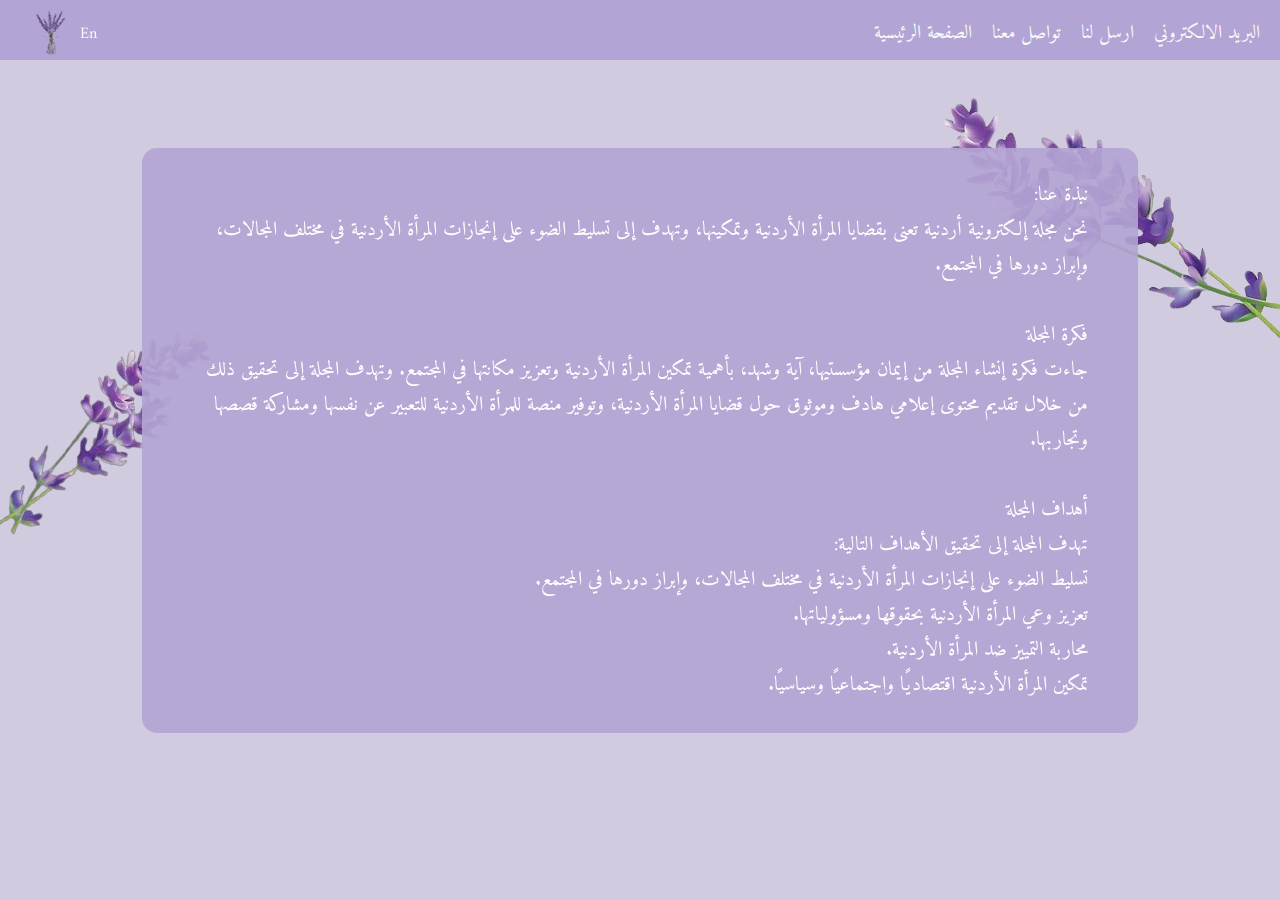
<file: aboutar.html>
<!DOCTYPE html>
<html lang="ar">
  <head>
    <meta charset="UTF-8">
    <title>about us</title>
    <link rel="stylesheet" href="aboutar.css" />
  </head>
  <body>
    <header id="navbar">
        <img class="logo" src="src/logo.png">
            <div class="leftlang">
                <li><a href="abouten.html" onclick="changeLanguage('en')">En</a></li>
            </div>
    <nav >
        <ul>
            <li><a href="index.html">الصفحة الرئيسية</a></li>
            <li><a href="infoar.html">تواصل معنا</a></li>
            <li><a href="contactar.html">ارسل لنا</a></li>
            <li><a href="mailto:lavendermagazine24@gmail.com">البريد الالكتروني</a></li>
        </ul>
    </nav>
    </header>
    <img class="body-img-left" src="src/lavender.png">
            <img class="body-img-right" src="src/lavenderr.png">
    <div id="ww_2cd0cf85ac4f8" v='1.3' loc='id' a='{"t":"ticker","lang":"ar","sl_lpl":1,"ids":["wl3070"],"font":"Arial","sl_ics":"one_a","sl_sot":"celsius","cl_bkg":"#FFFFFF00","cl_font":"rgba(255,255,255,1)","cl_cloud":"#d4d4d4","cl_persp":"#2196F3","cl_sun":"#FFC107","cl_moon":"#FFC107","cl_thund":"#FF5722"}'><a href="https://weatherwidget.org/" id="ww_2cd0cf85ac4f8_u" target="_blank">Free weather widget for website</a></div><script async src="https://app2.weatherwidget.org/js/?id=ww_2cd0cf85ac4f8"></script>
    <div class="about">
    <p>

        نبذة عنا:<br>
                
        نحن مجلة إلكترونية أردنية تعنى بقضايا المرأة الأردنية وتمكينها، وتهدف إلى تسليط الضوء على إنجازات المرأة الأردنية في مختلف المجالات، وإبراز دورها في المجتمع.<br>
        <br>
        فكرة المجلة<br>
        
        جاءت فكرة إنشاء المجلة من إيمان مؤسستيها، آية وشهد، بأهمية تمكين المرأة الأردنية وتعزيز مكانتها في المجتمع. وتهدف المجلة إلى تحقيق ذلك من خلال تقديم محتوى إعلامي هادف وموثوق حول قضايا المرأة الأردنية، وتوفير منصة للمرأة الأردنية للتعبير عن نفسها ومشاركة قصصها وتجاربها.<br>
        <br>
        أهداف المجلة<br>
       
        تهدف المجلة إلى تحقيق الأهداف التالية:<br>
       
       تسليط الضوء على إنجازات المرأة الأردنية في مختلف المجالات، وإبراز دورها في المجتمع.<br>
       تعزيز وعي المرأة الأردنية بحقوقها ومسؤولياتها.<br>
       محاربة التمييز ضد المرأة الأردنية.<br>
       تمكين المرأة الأردنية اقتصاديًا واجتماعيًا وسياسيًا.<br>
                   
    </p>
    </div>

  </body>
</html>
</file>
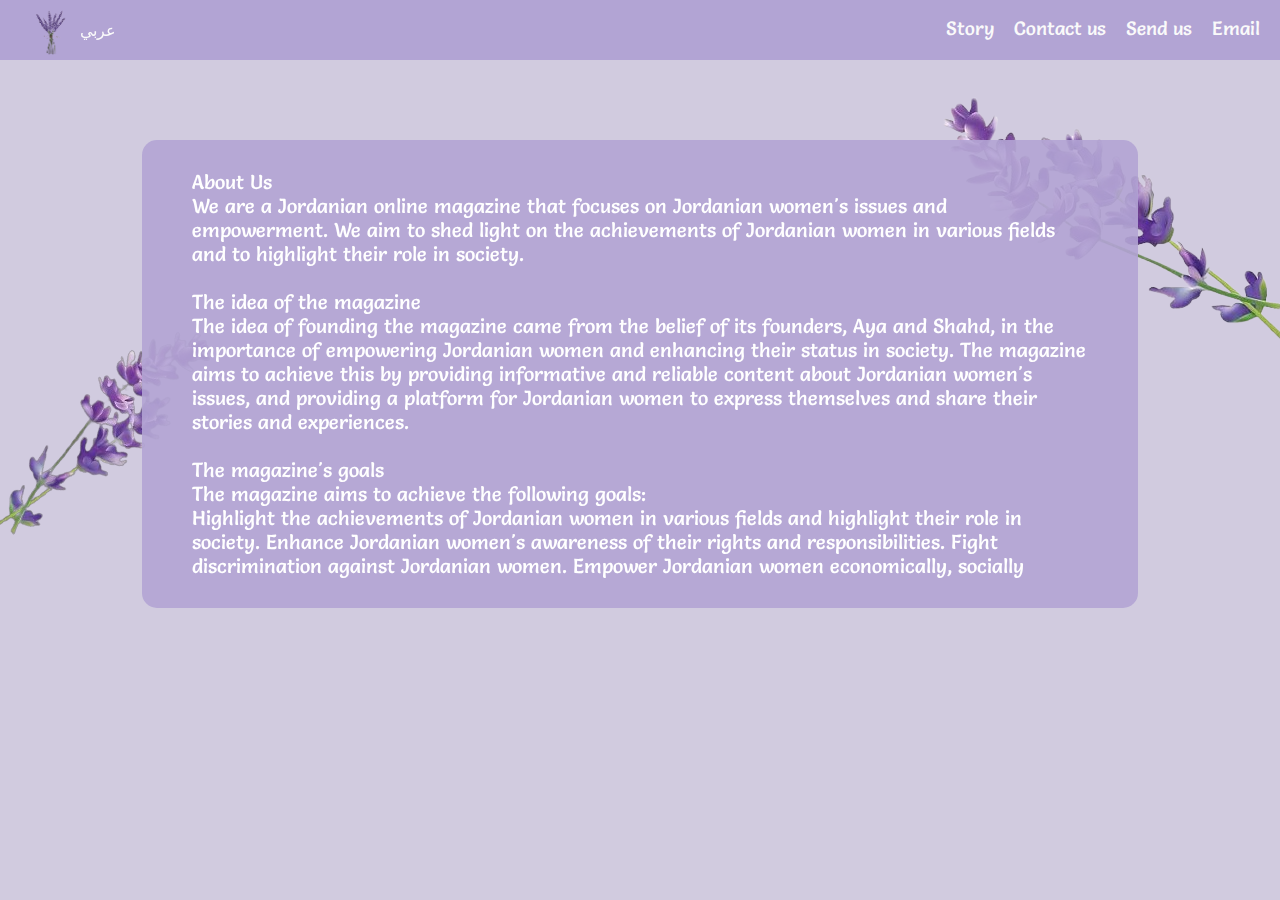
<file: abouten.html>
<!DOCTYPE html>
<html lang="en">
  <head>
    <meta charset="UTF-8">
    <title>about us</title>
    <link rel="stylesheet" href="abouten.css" />
  </head>
  <body>
    <header id="navbar">
        <img class="logo" src="src/logo.png">
            <div class="leftlang">
                <li><a href="aboutar.html" onclick="changeLanguage('en')">عربي</a></li>
            </div>
    <nav >
        <ul>
            <li><a href="english.html">Story</a></li>
            <li><a href="infoen.html">Contact us</a></li>
            <li><a href="contacten.html">Send us</a></li>
            <li><a href="mailto:lavendermagazine24@gmail.com">Email</a></li>
        </ul>
    </nav>
    </header>
    <img class="body-img-left" src="src/lavender.png">
    <img class="body-img-right" src="src/lavenderr.png">
    <div id="ww_2cd0cf85ac4f8" v='1.3' loc='id' a='{"t":"ticker","lang":"ar","sl_lpl":1,"ids":["wl3070"],"font":"Arial","sl_ics":"one_a","sl_sot":"celsius","cl_bkg":"#FFFFFF00","cl_font":"rgba(255,255,255,1)","cl_cloud":"#d4d4d4","cl_persp":"#2196F3","cl_sun":"#FFC107","cl_moon":"#FFC107","cl_thund":"#FF5722"}'><a href="https://weatherwidget.org/" id="ww_2cd0cf85ac4f8_u" target="_blank">Free weather widget for website</a></div><script async src="https://app2.weatherwidget.org/js/?id=ww_2cd0cf85ac4f8"></script>
    <div class="about">
    <p>
        About Us<br>

        We are a Jordanian online magazine that focuses on Jordanian women's issues and empowerment. We aim to shed light on the achievements of Jordanian women in various fields and to highlight their role in society.<br>
       <br>
        The idea of the magazine<br>
       
        The idea of founding the magazine came from the belief of its founders, Aya and Shahd, in the importance of empowering Jordanian women and enhancing their status in society. The magazine aims to achieve this by providing informative and reliable content about Jordanian women's issues, and providing a platform for Jordanian women to express themselves and share their stories and experiences.<br>
       <br>
        The magazine's goals<br>
       
        The magazine aims to achieve the following goals:<br>
       
       Highlight the achievements of Jordanian women in various fields and highlight their role in society.
       Enhance Jordanian women's awareness of their rights and responsibilities.
       Fight discrimination against Jordanian women.
       Empower Jordanian women economically, socially              
    </p>
    </div>

  </body>
</html>
</file>
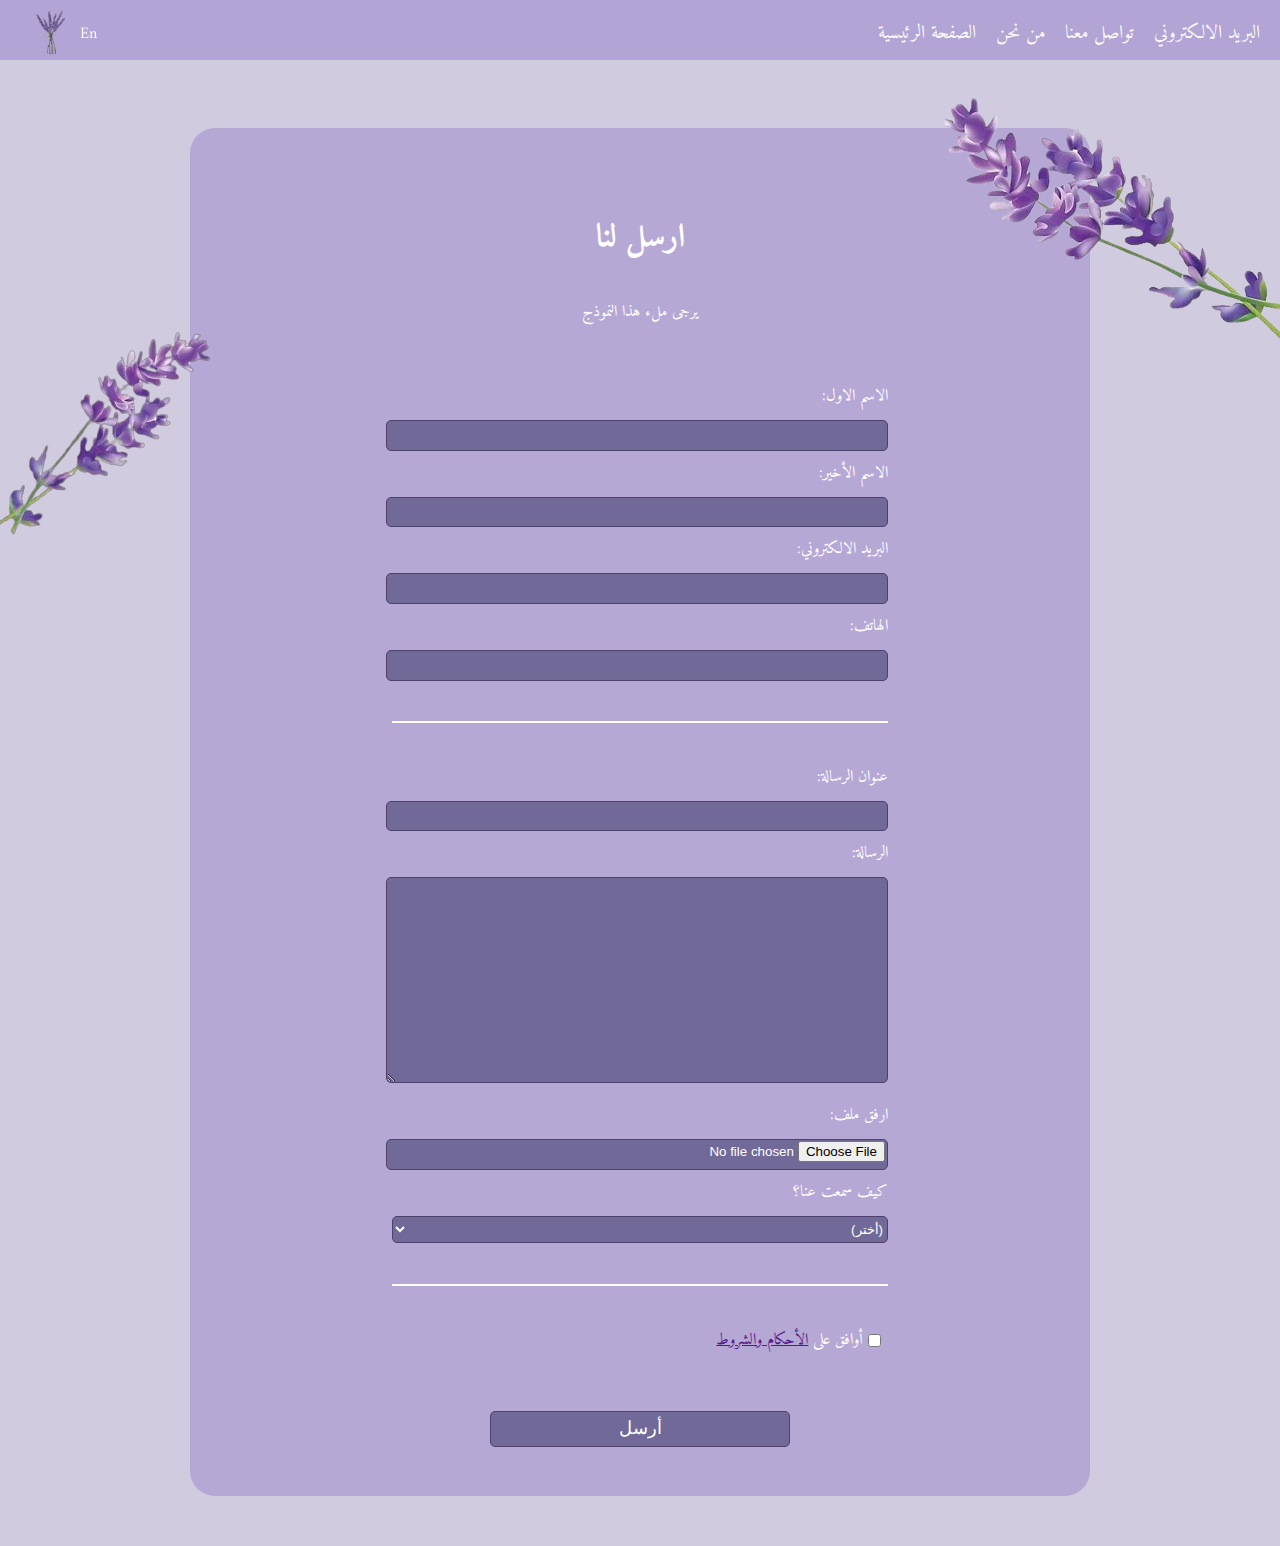
<file: contactar.html>
<!DOCTYPE html>
<html lang="ar">
  <head>
    <meta charset="UTF-8">
    <title>contact us</title>
    <link rel="stylesheet" href="contactar.css" />
  </head>
  <body>
    <header id="navbar">
        <img class="logo" src="src/logo.png">
            <div class="leftlang">
                <li><a href="contacten.html" onclick="changeLanguage('en')">En</a></li>
            </div>
    <nav >
        <ul>
            <li><a href="index.html">الصفحة الرئيسية</a></li>
            <li><a href="aboutar.html">من نحن</a></li>
            <li><a href="infoar.html">تواصل معنا</a></li>
            <li><a href="mailto:lavendermagazine24@gmail.com">البريد الالكتروني</a></li>
        </ul>
    </nav>
    </header>
    <img class="body-img-left" src="src/lavender.png">
            <img class="body-img-right" src="src/lavenderr.png">

            <div id="ww_2cd0cf85ac4f8" v='1.3' loc='id' a='{"t":"ticker","lang":"ar","sl_lpl":1,"ids":["wl3070"],"font":"Arial","sl_ics":"one_a","sl_sot":"celsius","cl_bkg":"#FFFFFF00","cl_font":"rgba(255,255,255,1)","cl_cloud":"#d4d4d4","cl_persp":"#2196F3","cl_sun":"#FFC107","cl_moon":"#FFC107","cl_thund":"#FF5722"}'><a href="https://weatherwidget.org/" id="ww_2cd0cf85ac4f8_u" target="_blank">Free weather widget for website</a></div><script async src="https://app2.weatherwidget.org/js/?id=ww_2cd0cf85ac4f8"></script>
    
    <form action="https://formspree.io/f/xrgnbdzr"
    method="POST"
    enctype="multipart/form-data">
      <input type="hidden" name="access_key" value="4023648f-1b9e-4569-b4af-83ac7e8f05c0">
        <h1>ارسل لنا</h1>
    <p>يرجى ملء هذا النموذج</p>
      <fieldset>
        <label for="first-name">الاسم الاول:<input required id="first-name" name="first-name" type="text"  /></label>
        <label for="last-name">الاسم الأخير:<input required id="last-name" name="last-name" type="text"  /></label>
        <label for="email">البريد الالكتروني:<input required id="email" name="email" type="email"  /></label>
        <label for="phone">الهاتف:<input id="number" name="phone" type=""  /></label>
      </fieldset>
      
      <fieldset>
        <label for="address">عنوان الرسالة:<input required id="address" name="address" type=""  /></label>
        <label for="message">الرسالة:
            <textarea required id="message" name="message" rows="3" cols="30" placeholder=""></textarea>
          </label>
        <label for="file">ارفق ملف:<input id="profile-picture" type="file" name="file" /></label>
        <!-- <label for="age"><input id="age" type="number" name="age" min="13" max="120" /></label> -->
        <label for="referrer">كيف سمعت عنا؟
          <select id="referrer" name="referrer">
            <option value="">(أختر)</option>
            <option value="1">مواقع التواصل الاجتماعي</option>
            <option value="2">الاصدقاء</option>
            <option value="3">الحرم الجامعي</option>
            <option value="4">أخرى</option>
          </select>
        </label>
      </fieldset>
      <fieldset>
        <label for="terms-and-conditions">
          <input required id="terms-and-conditions" type="checkbox"  name="terms-and-conditions" class="inline" /> أوافق على <a href="" target="_blank">الأحكام والشروط</a>
        </label>
      </fieldset>
      <input type="submit" value="أرسل" />
    </form>

  </body>
</html>
</file>
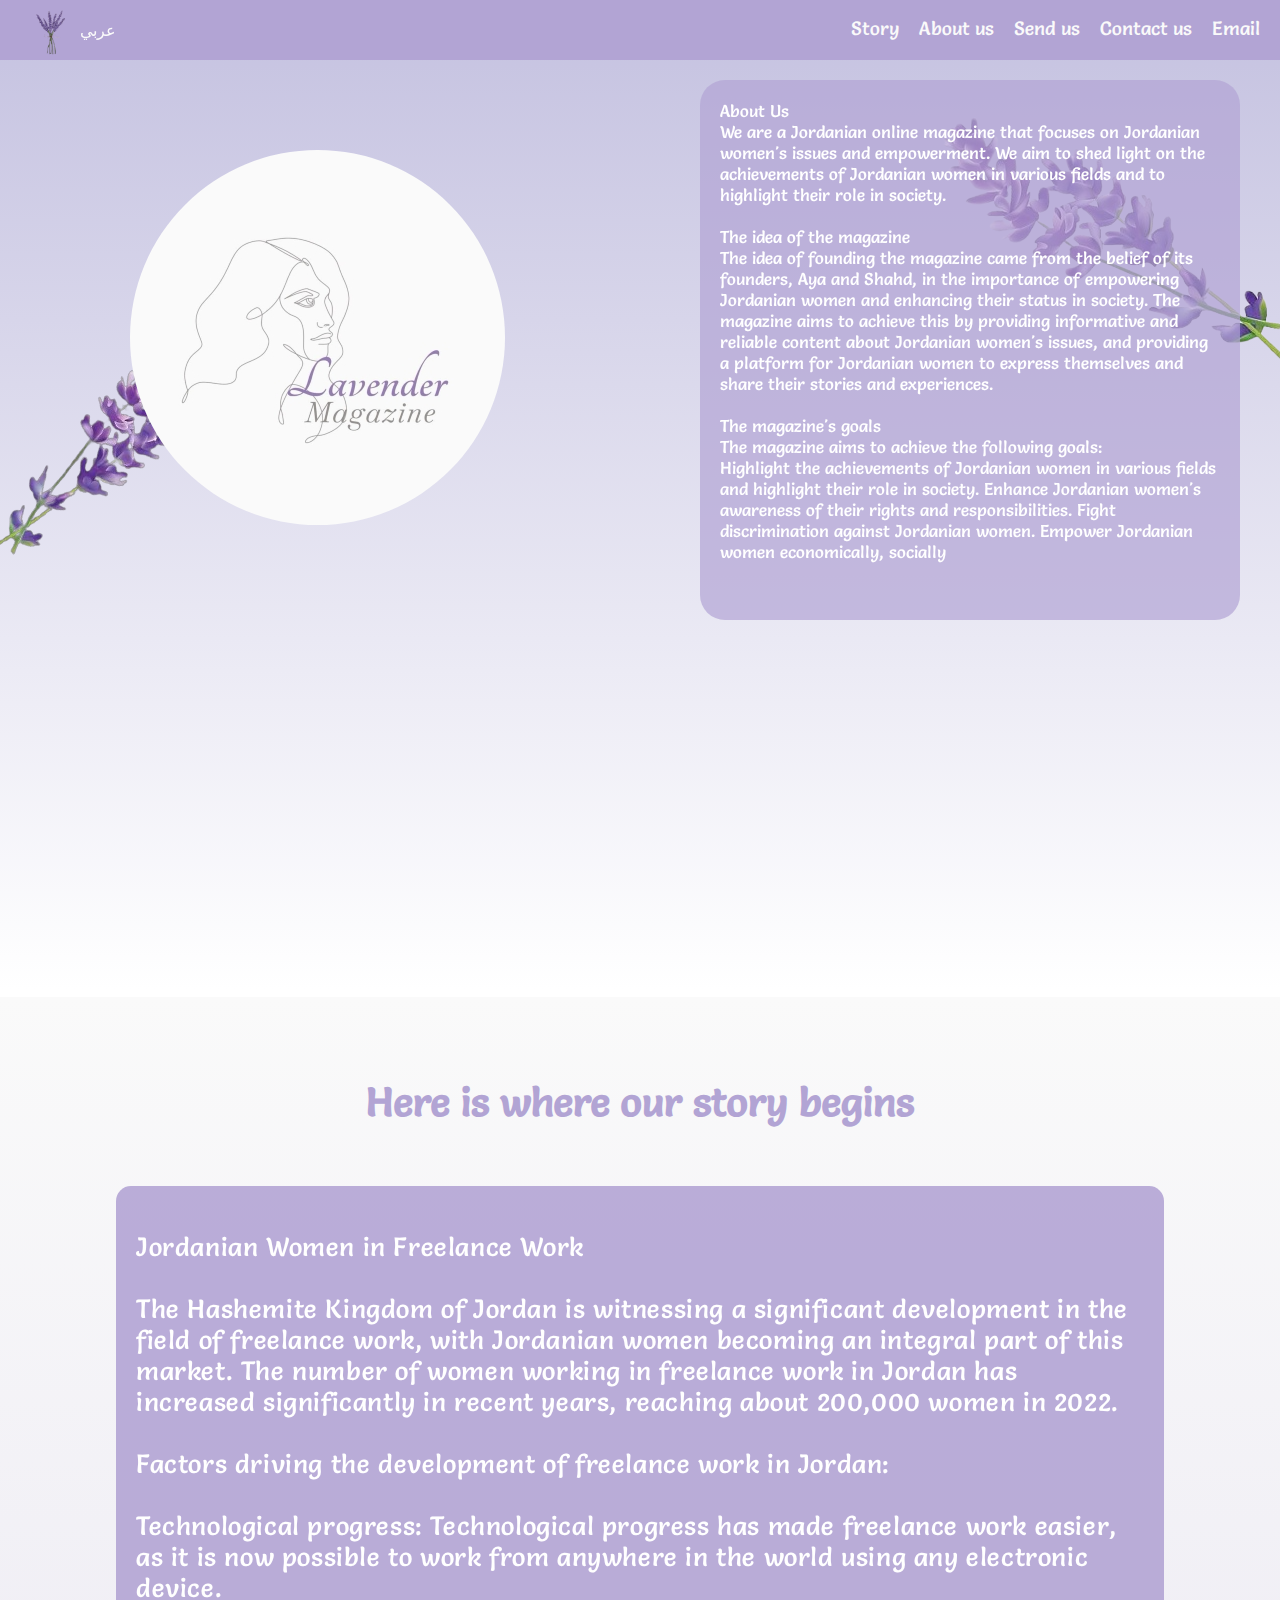
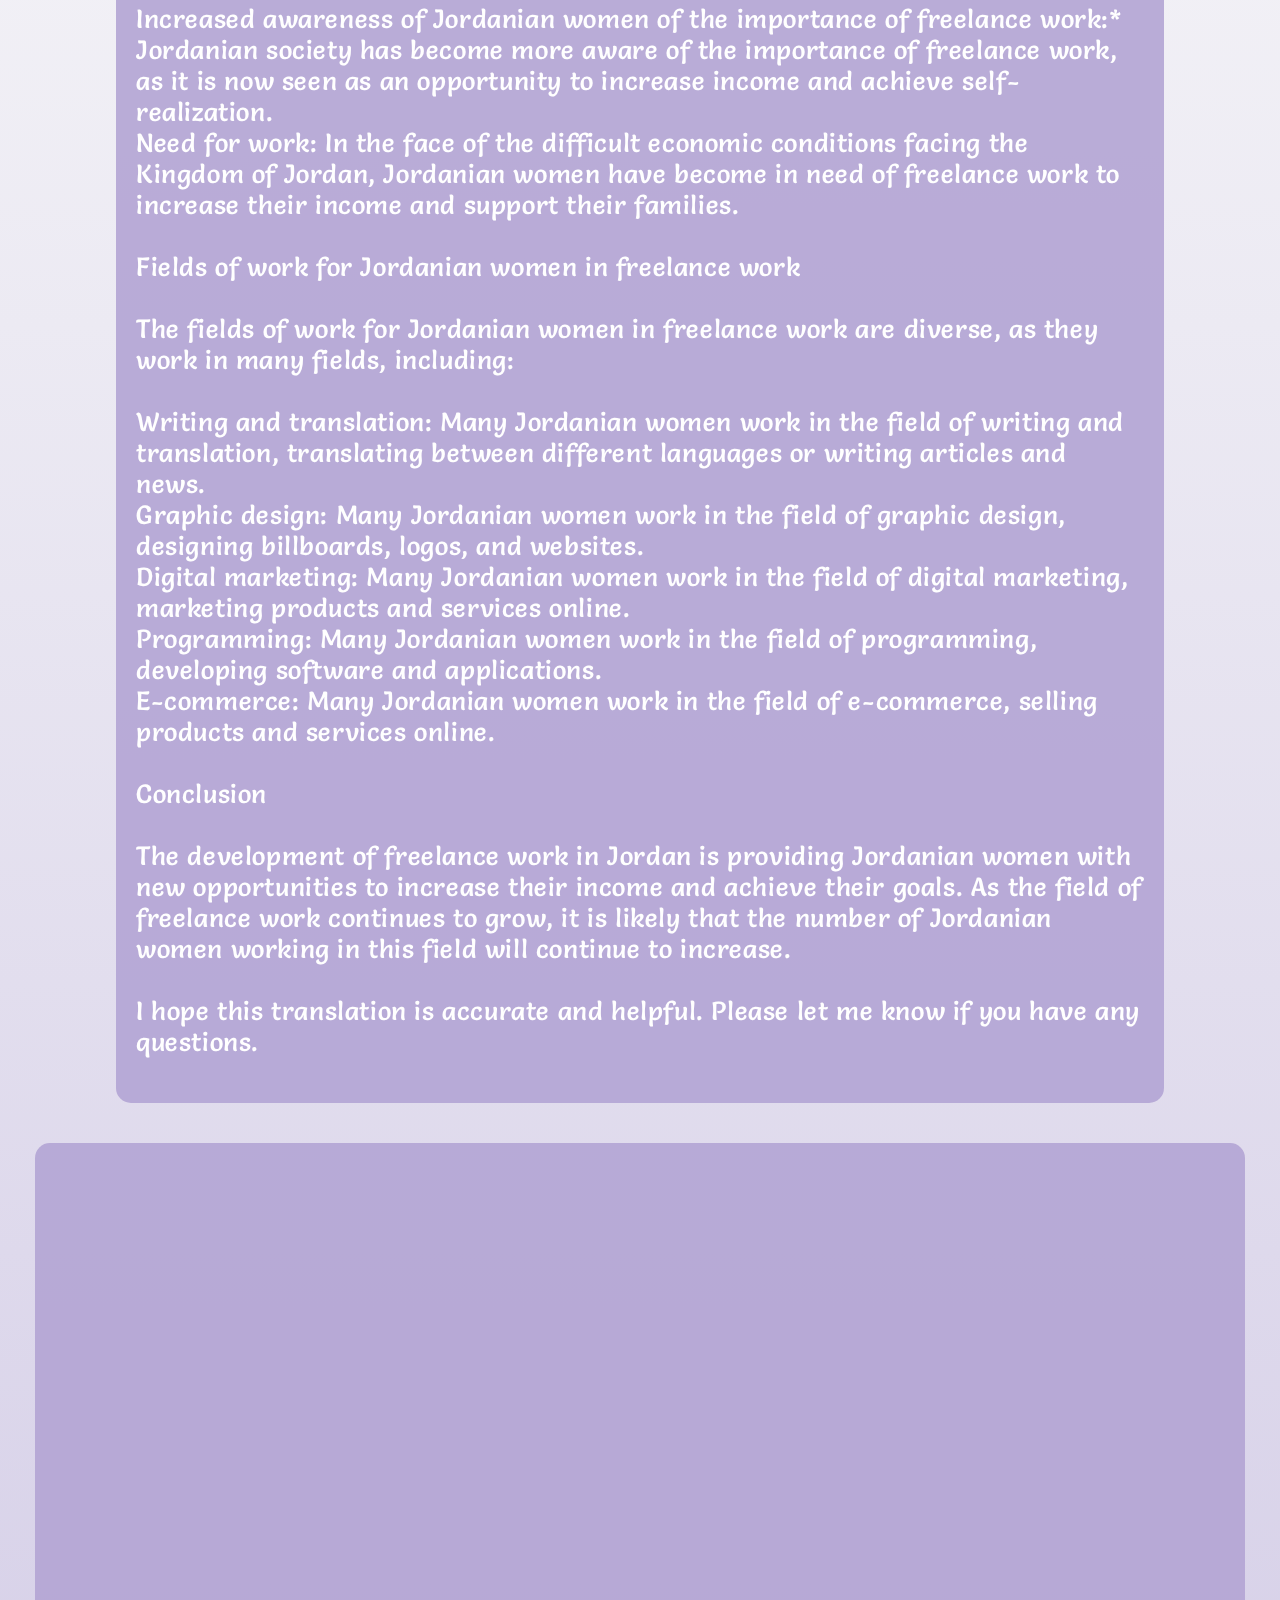
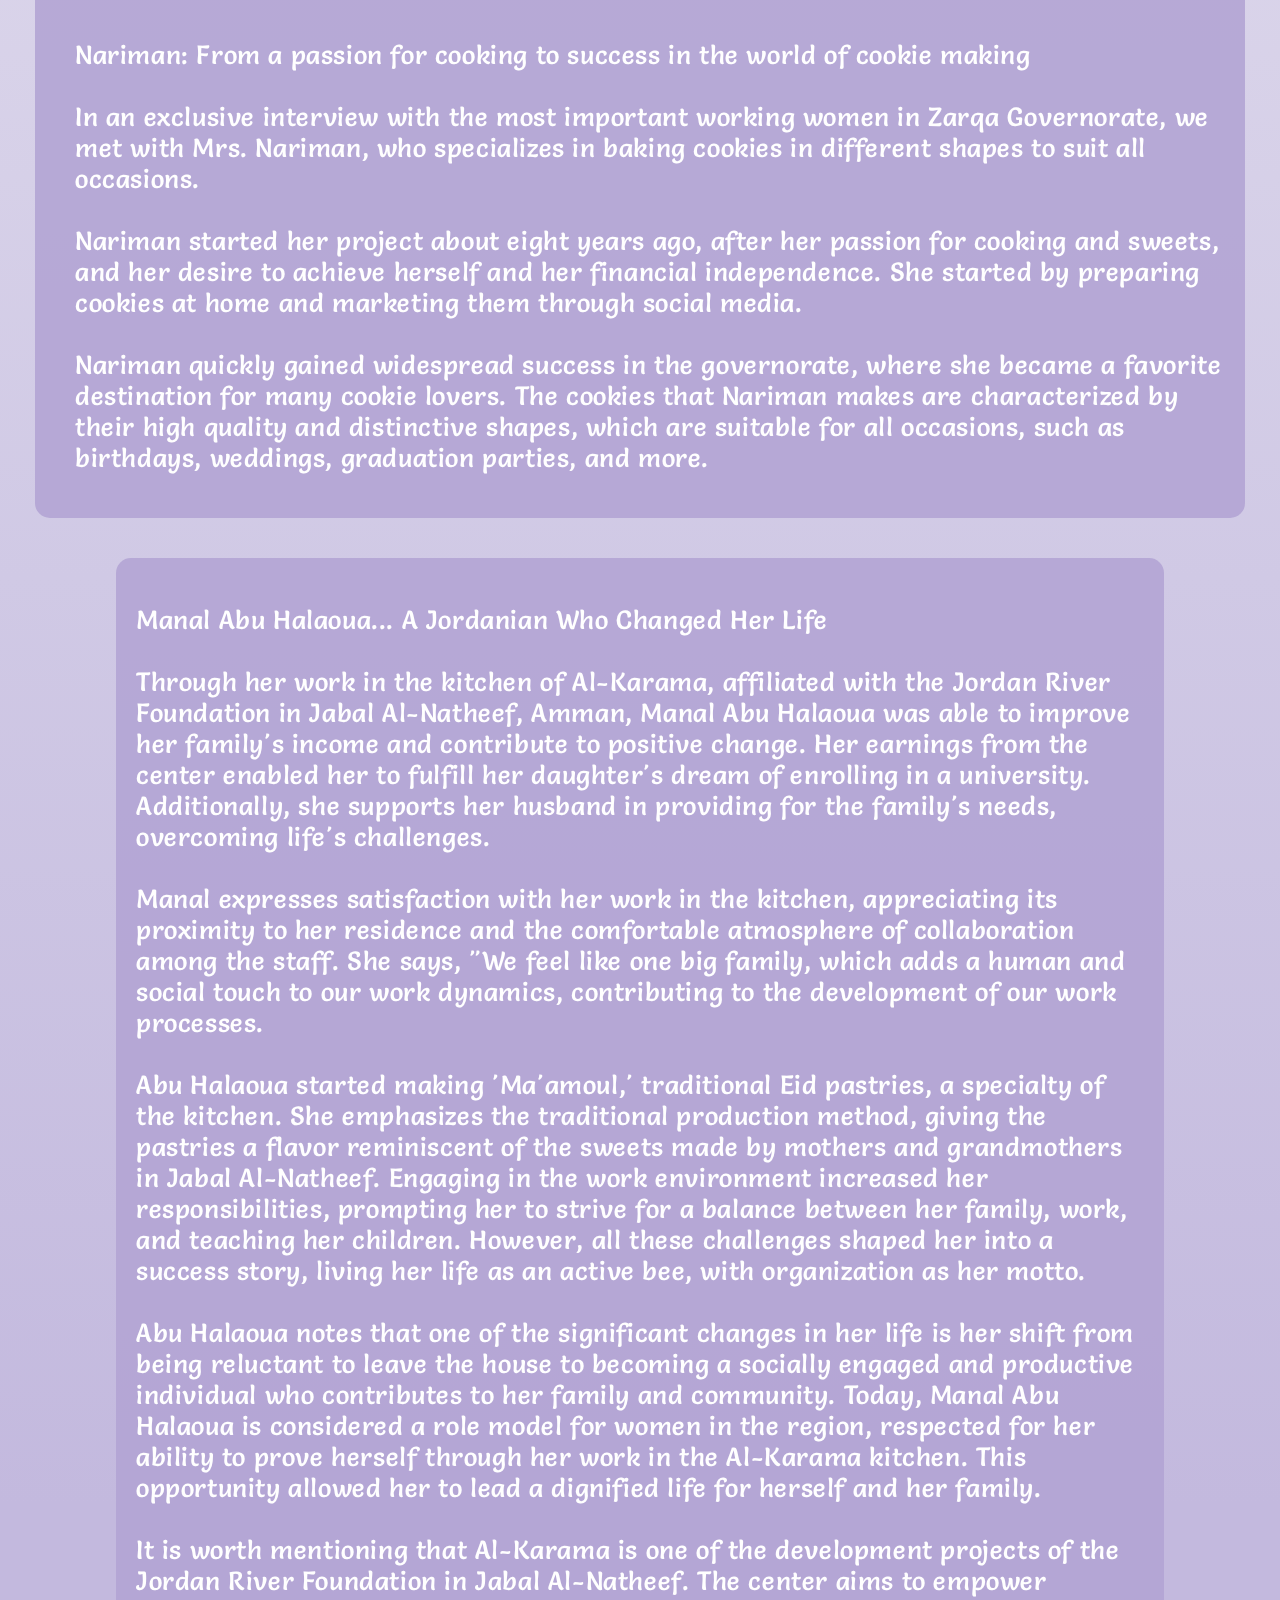
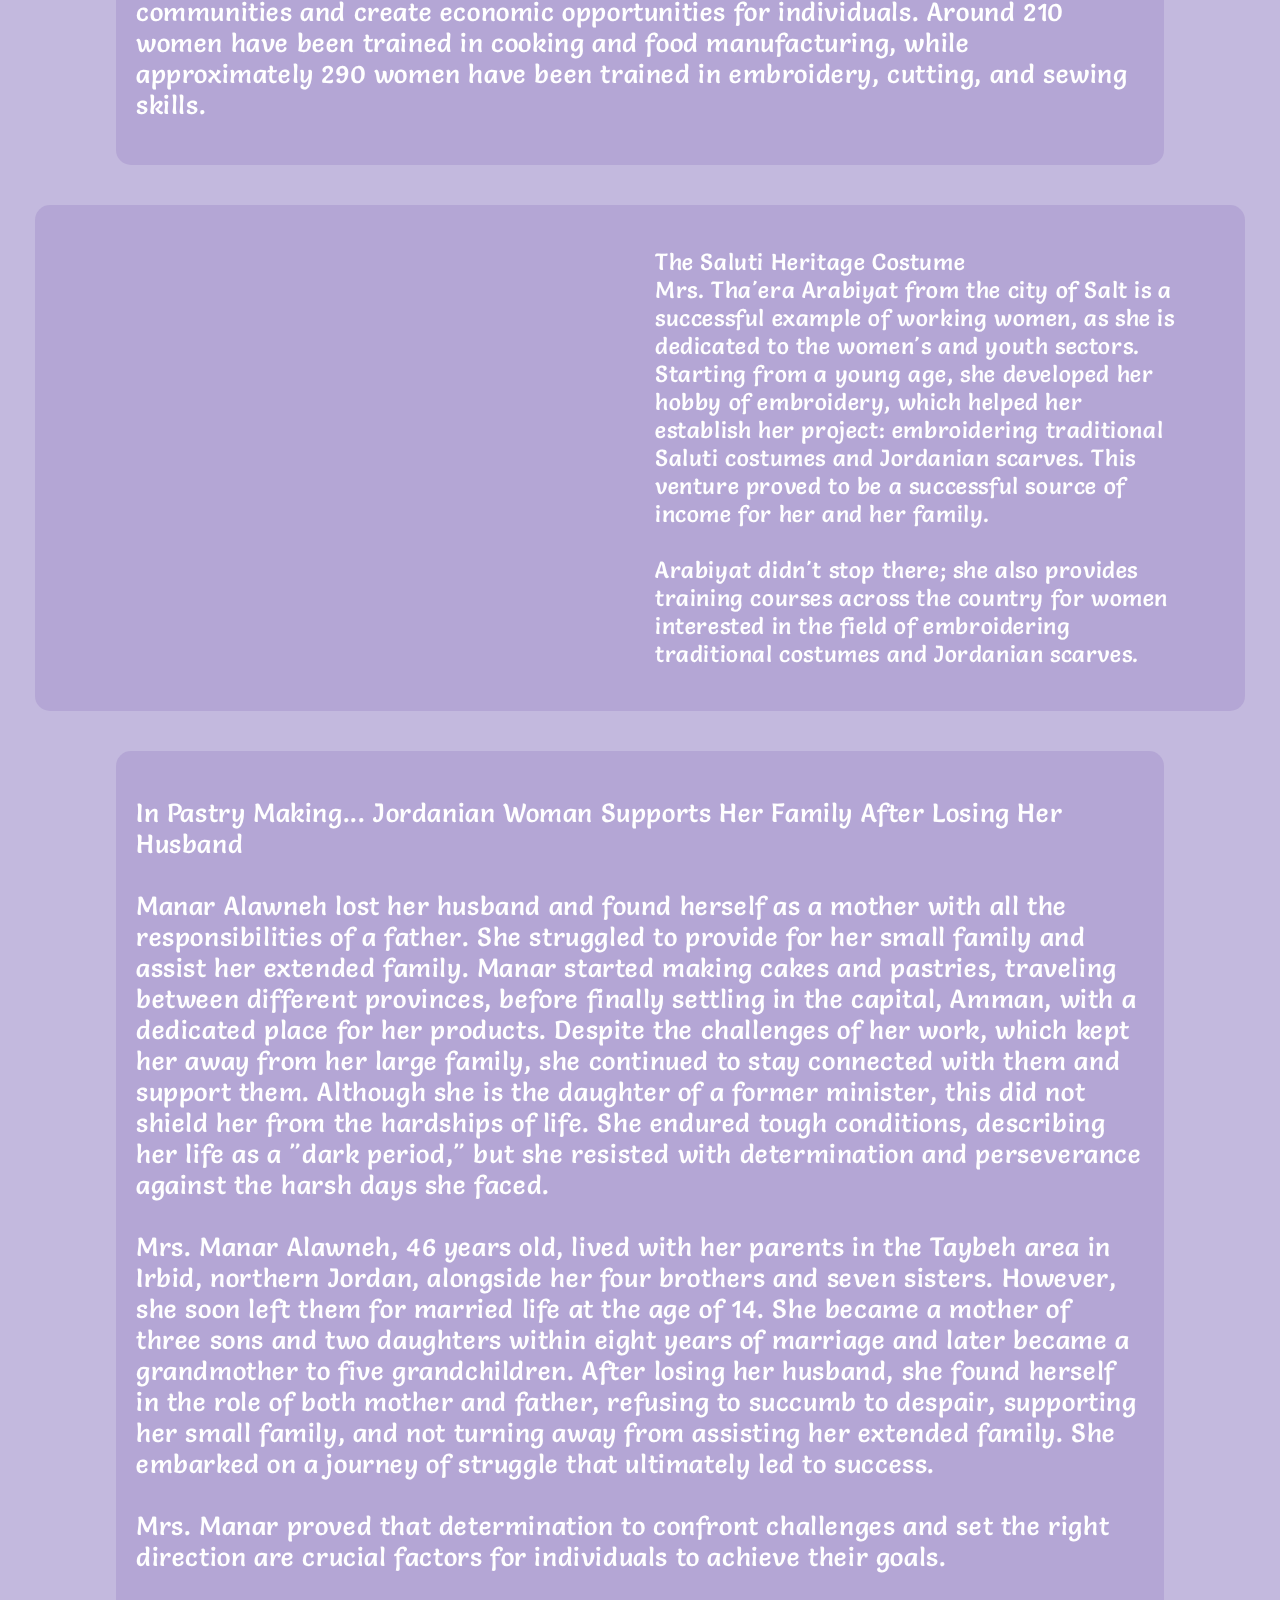
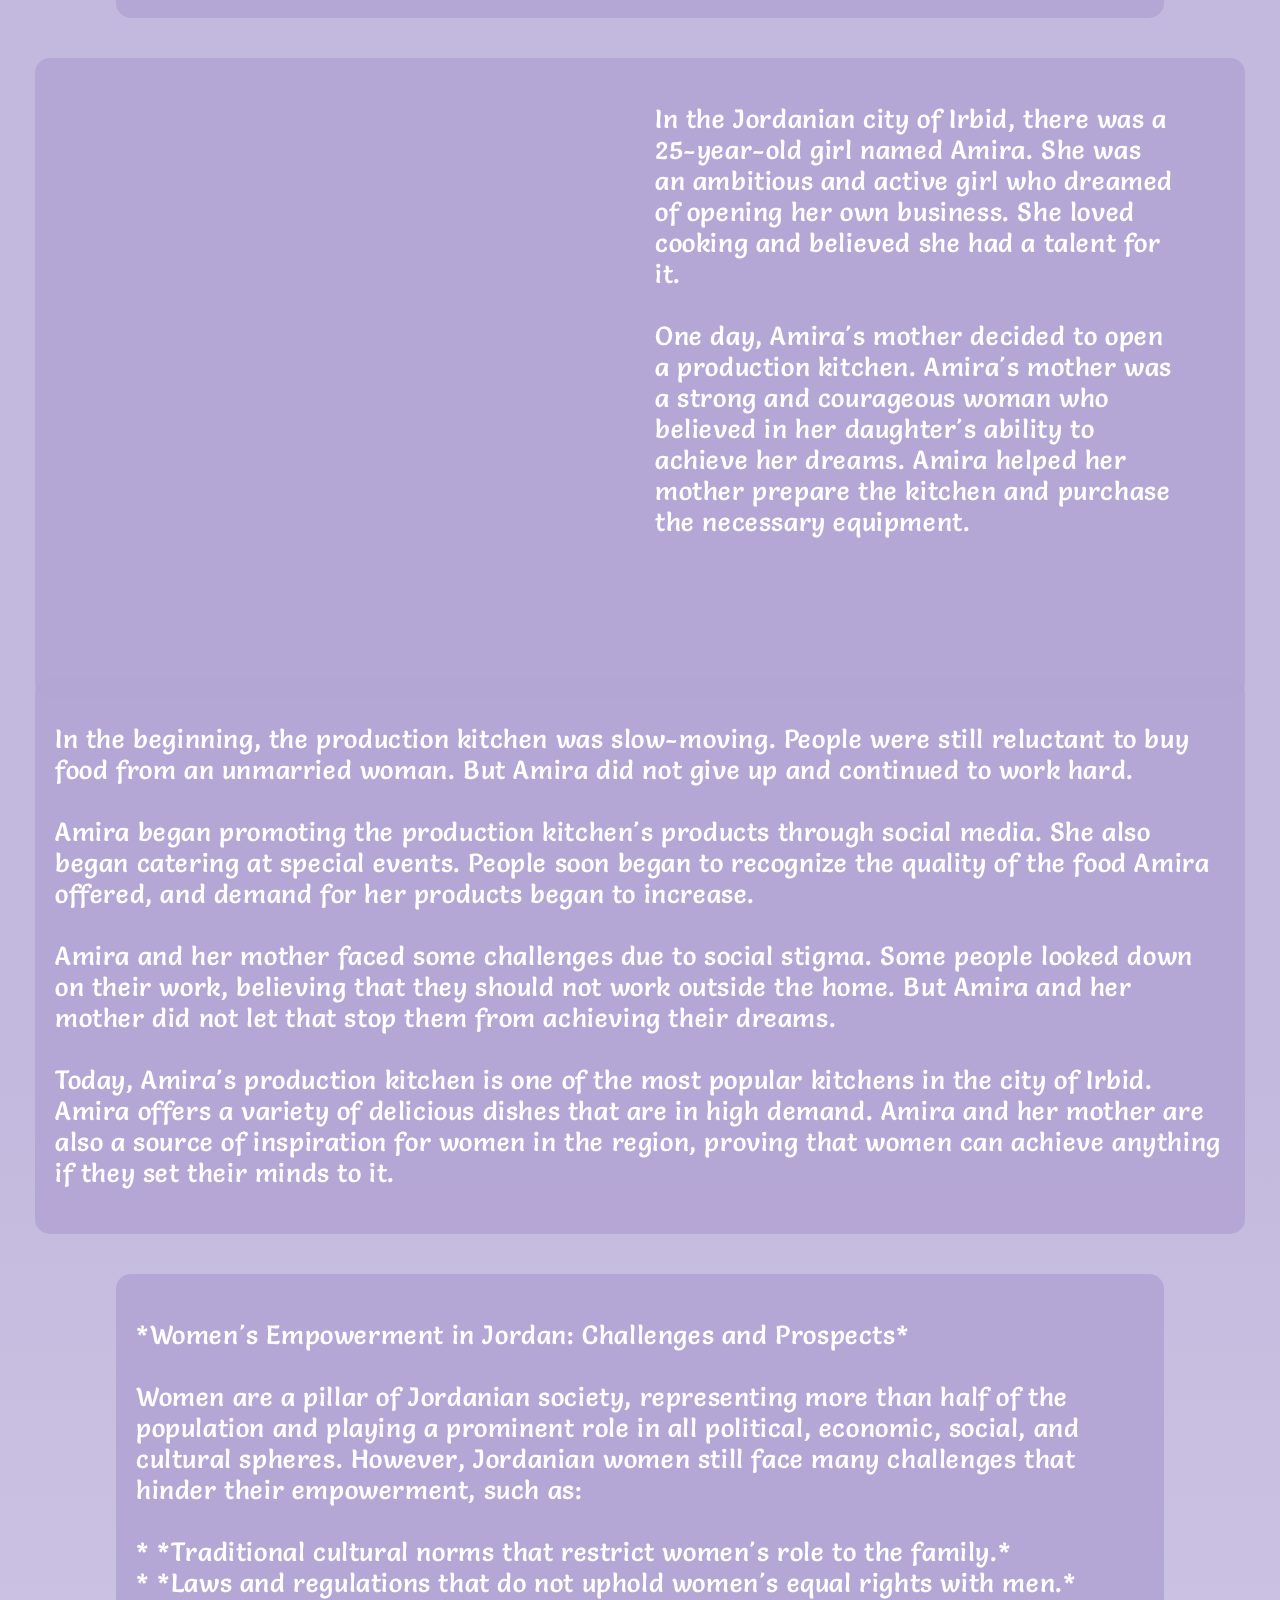
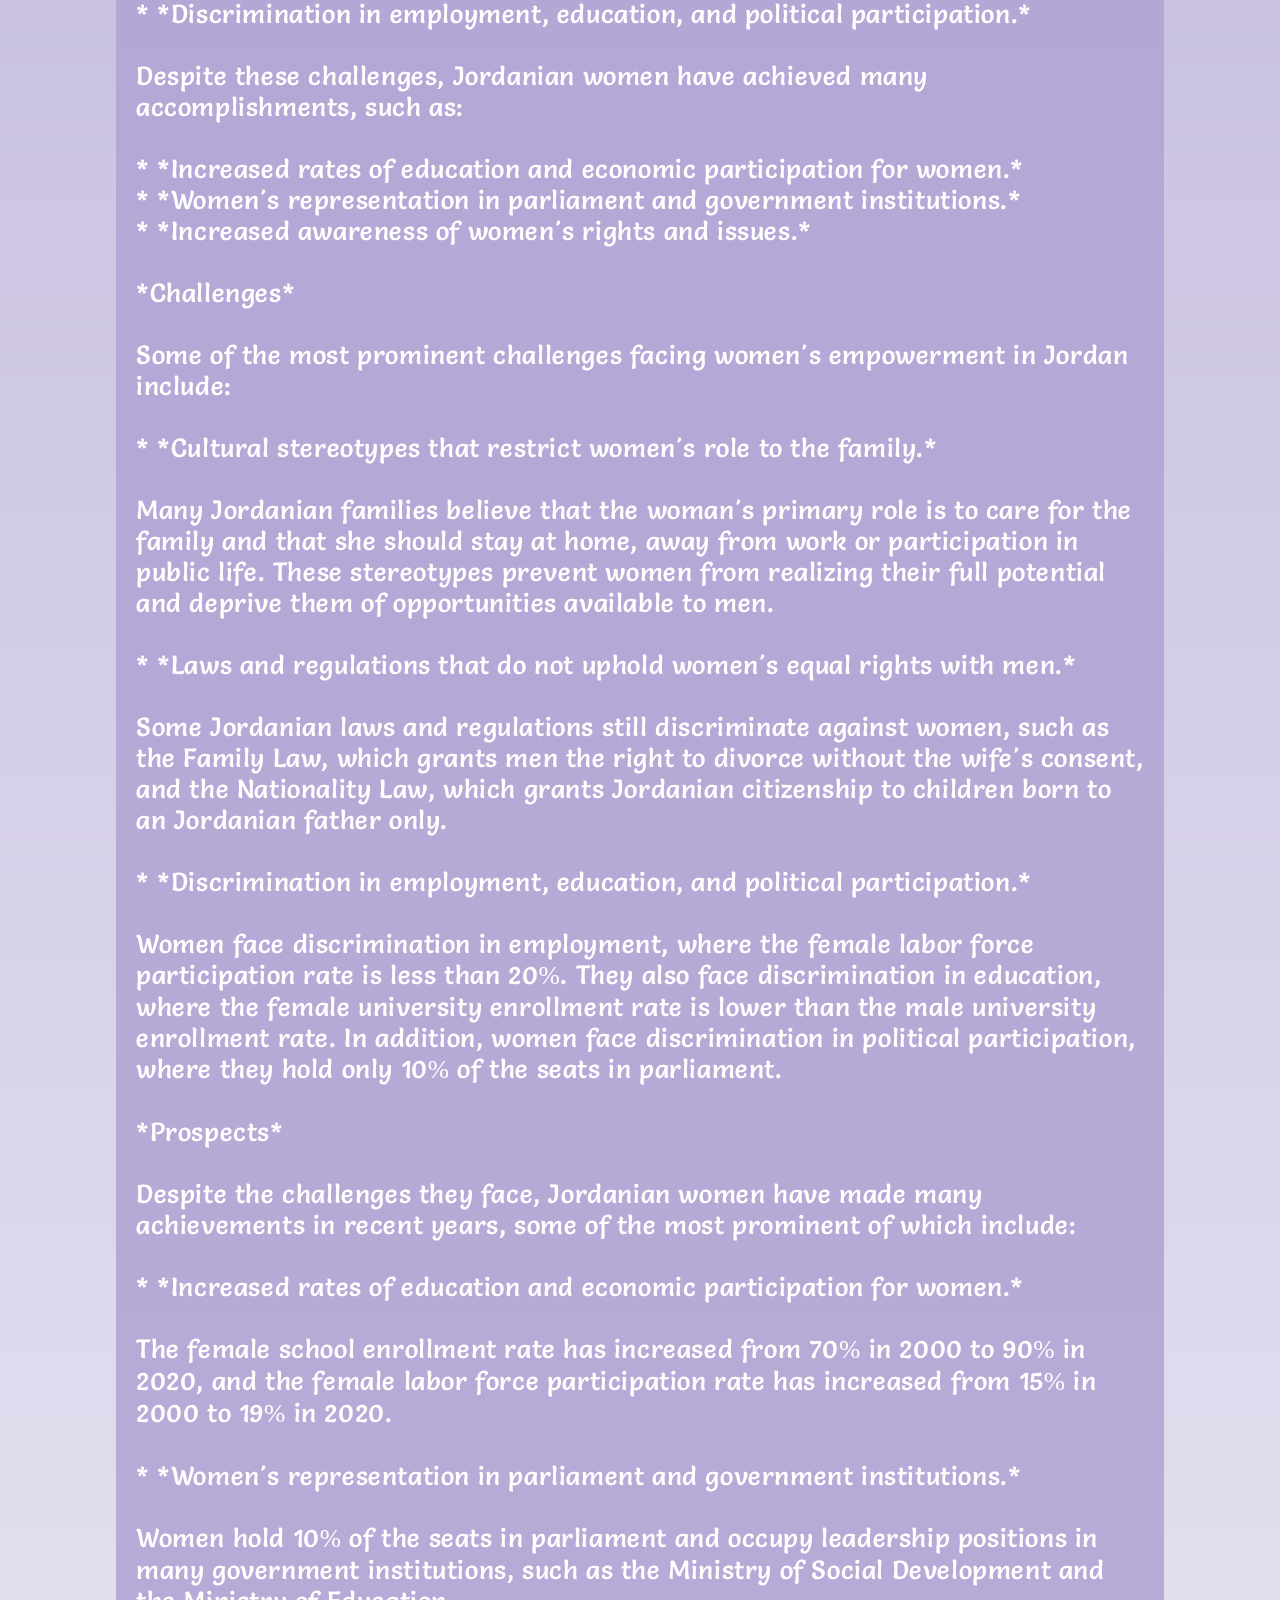
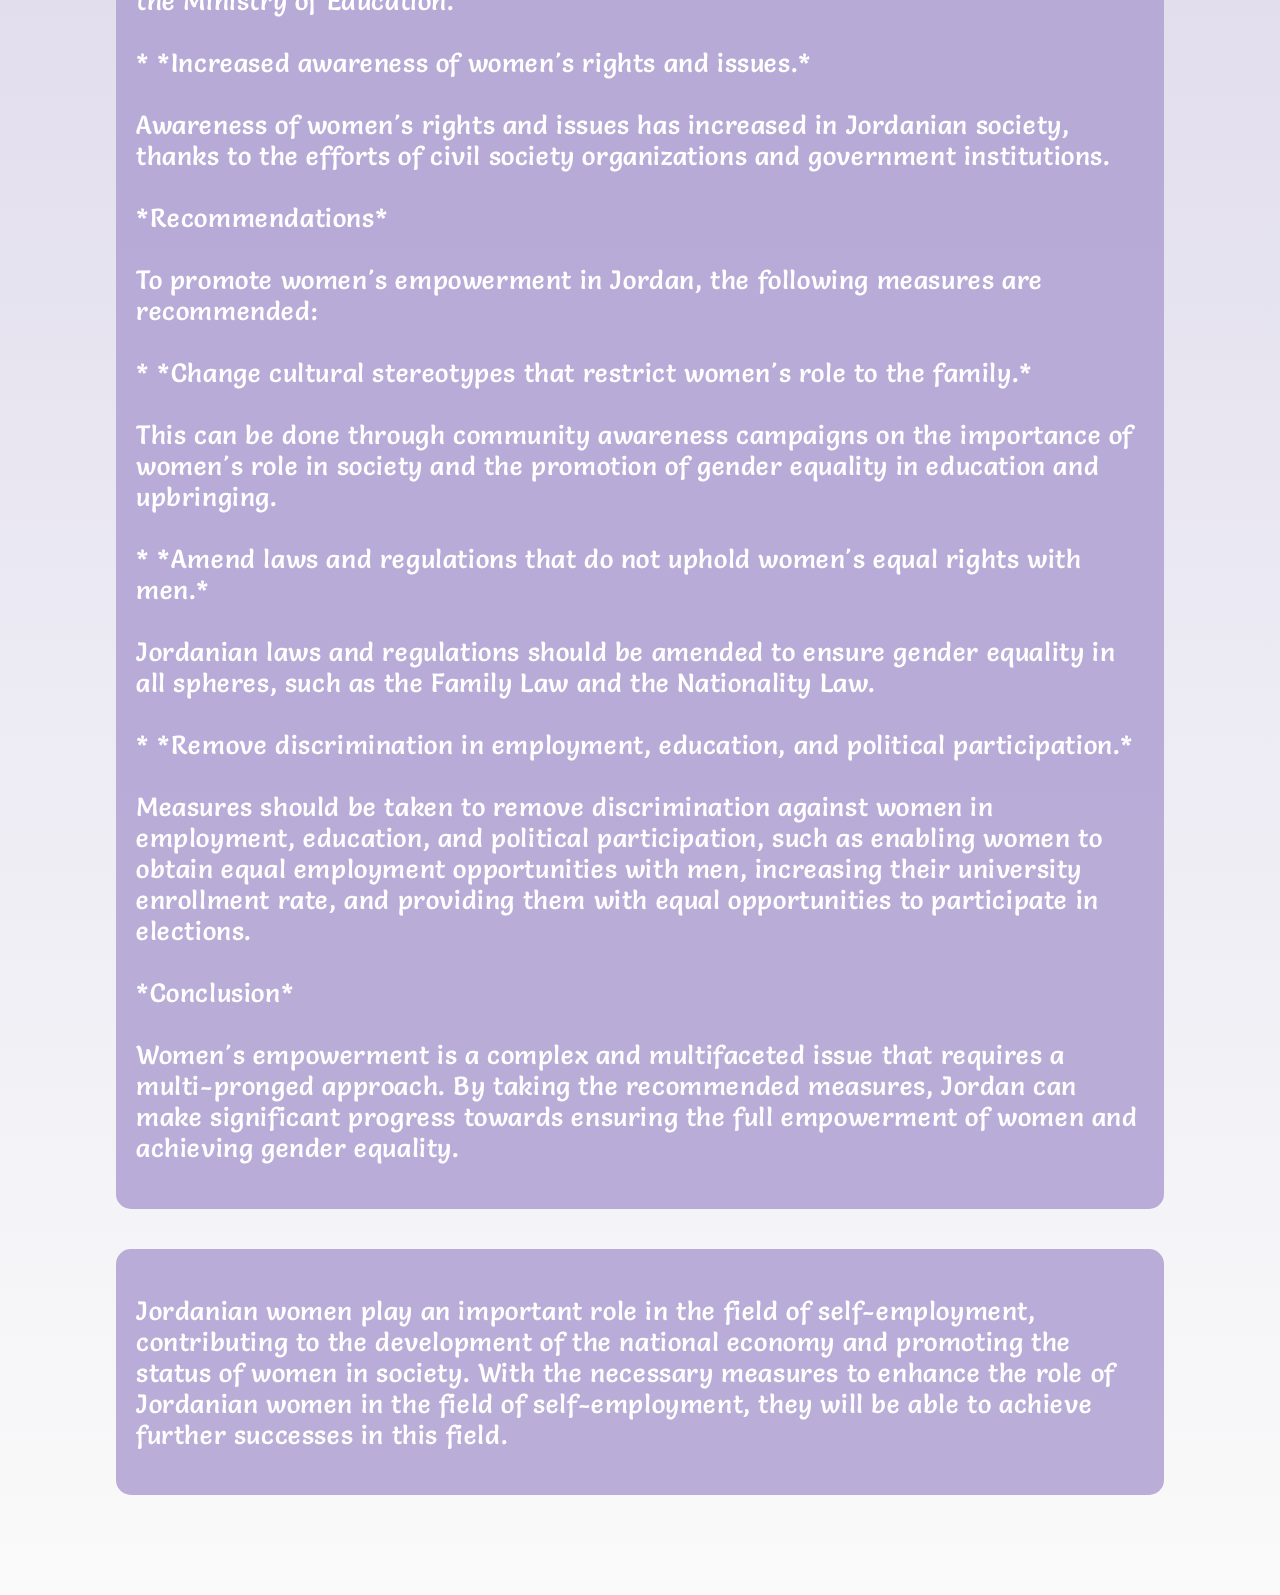
<file: english.html>
<!DOCTYPE html>
<html lang="en">
    <head>
        <meta charset="utf-8">
        <meta name="viewport" content="width=device-width, initial-scale=1.0" />
        <link rel="stylesheet" href="english.css">
        <title>Lavender</title>   
        <link
    href="https://fonts.googleapis.com/css?family=Anton%7CBaskervville%7CRaleway&display=swap"
    rel="stylesheet"
    />
    <link
    rel="stylesheet"
    href="https://use.fontawesome.com/releases/v5.8.2/css/all.css"
    />
    </head>
    <body>
        <header id="navbar">
            <img class="logo" src="src/logo.png">
                <div class="leftlang">
                    <li><a href="index.html" onclick="changeLanguage('ar')">عربي</a></li>
                </div>
        <nav >
            <ul>
                <li><a href="#projects">Story</a></li>
                <li><a href="abouten.html">About us</a></li>
                <li><a href="contacten.html">Send us</a></li>
                <li><a href="infoen.html">Contact us</a></li>
                <li><a href="mailto:lavendermagazine24@gmail.com">Email</a></li>
            </ul>
        </nav>
        </header>
        <div id="welcome-section">
            <img class="imgLogo" src="src/logo 3.jpg">
            <div id="ww_2cd0cf85ac4f8" v='1.3' loc='id' a='{"t":"ticker","lang":"en","sl_lpl":1,"ids":["wl3070"],"font":"Arial","sl_ics":"one_a","sl_sot":"celsius","cl_bkg":"#FFFFFF00","cl_font":"rgba(255,255,255,1)","cl_cloud":"#d4d4d4","cl_persp":"#2196F3","cl_sun":"#FFC107","cl_moon":"#FFC107","cl_thund":"#FF5722"}'><a href="https://weatherwidget.org/" id="ww_2cd0cf85ac4f8_u" target="_blank">Free weather widget for website</a></div><script async src="https://app2.weatherwidget.org/js/?id=ww_2cd0cf85ac4f8"></script>

            <img class="body-img-left" src="src/lavender.png">
            <img class="body-img-right" src="src/lavenderr.png">
            <p clas="effect" id="effect">
                About Us<br>

 We are a Jordanian online magazine that focuses on Jordanian women's issues and empowerment. We aim to shed light on the achievements of Jordanian women in various fields and to highlight their role in society.<br>
<br>
 The idea of the magazine<br>

 The idea of founding the magazine came from the belief of its founders, Aya and Shahd, in the importance of empowering Jordanian women and enhancing their status in society. The magazine aims to achieve this by providing informative and reliable content about Jordanian women's issues, and providing a platform for Jordanian women to express themselves and share their stories and experiences.<br>
<br>
 The magazine's goals<br>

 The magazine aims to achieve the following goals:<br>

Highlight the achievements of Jordanian women in various fields and highlight their role in society.
Enhance Jordanian women's awareness of their rights and responsibilities.
Fight discrimination against Jordanian women.
Empower Jordanian women economically, socially
            </p>
        </div>
        <section id="projects">

            <h1 class="project-tile">Here is where our story begins</h1>
            <div class="gallery">

                <div class="first"> 
                    <div class="left">
                        <div class="contnet">
                            <p lang="en">
                                Jordanian Women in Freelance Work<br>
                                <br>
The Hashemite Kingdom of Jordan is witnessing a significant development in the field of freelance work, with Jordanian women becoming an integral part of this market. The number of women working in freelance work in Jordan has increased significantly in recent years, reaching about 200,000 women in 2022.<br>
<br>
Factors driving the development of freelance work in Jordan:<br>
<br>
Technological progress: Technological progress has made freelance work easier, as it is now possible to work from anywhere in the world using any electronic device.<br>
Increased awareness of Jordanian women of the importance of freelance work:* Jordanian society has become more aware of the importance of freelance work, as it is now seen as an opportunity to increase income and achieve self-realization.<br>
Need for work: In the face of the difficult economic conditions facing the Kingdom of Jordan, Jordanian women have become in need of freelance work to increase their income and support their families.<br>
<br>
Fields of work for Jordanian women in freelance work<br>
<br>
The fields of work for Jordanian women in freelance work are diverse, as they work in many fields, including:<br>
<br>
Writing and translation: Many Jordanian women work in the field of writing and translation, translating between different languages or writing articles and news.<br>
Graphic design: Many Jordanian women work in the field of graphic design, designing billboards, logos, and websites.<br>
Digital marketing: Many Jordanian women work in the field of digital marketing, marketing products and services online.<br>
Programming: Many Jordanian women work in the field of programming, developing software and applications.<br>
E-commerce: Many Jordanian women work in the field of e-commerce, selling products and services online.<br>
<br>
Conclusion<br>
<br>
The development of freelance work in Jordan is providing Jordanian women with new opportunities to increase their income and achieve their goals. As the field of freelance work continues to grow, it is likely that the number of Jordanian women working in this field will continue to increase.<br>
<br>
I hope this translation is accurate and helpful. Please let me know if you have any questions.<br>
                            </p>
                        </div>
                    </div>
                </div>
                <div class="row one"> 
                    <div class="left">
                        <iframe  src="https://www.youtube.com/embed/XMGJDRwNtN4?si=Scl4xfokjarlTmWV" title="YouTube video player" frameborder="0" allow="accelerometer; autoplay; clipboard-write; encrypted-media; gyroscope; picture-in-picture; web-share" allowfullscreen></iframe>
                    </div>
                    <div class="right">
                        <div class="contnet">
                            <p style="margin-left: 20px;">
                                Nariman: From a passion for cooking to success in the world of cookie making<br>
<br>
In an exclusive interview with the most important working women in Zarqa Governorate, we met with Mrs. Nariman, who specializes in baking cookies in different shapes to suit all occasions.<br>
<br>
Nariman started her project about eight years ago, after her passion for cooking and sweets, and her desire to achieve herself and her financial independence. She started by preparing cookies at home and marketing them through social media.<br>
<br>

Nariman quickly gained widespread success in the governorate, where she became a favorite destination for many cookie lovers. The cookies that Nariman makes are characterized by their high quality and distinctive shapes, which are suitable for all occasions, such as birthdays, weddings, graduation parties, and more.
                            </p>
                        </div>
                    </div>
                </div>
                <div class="first"> 
                    <div class="left">
                        <div class="contnet">
                            <p lang="en">

                                Manal Abu Halaoua... A Jordanian Who Changed Her Life <br>
<br>
Through her work in the kitchen of Al-Karama, affiliated with the Jordan River Foundation in Jabal Al-Natheef, Amman, Manal Abu Halaoua was able to improve her family's income and contribute to positive change. Her earnings from the center enabled her to fulfill her daughter's dream of enrolling in a university. Additionally, she supports her husband in providing for the family's needs, overcoming life's challenges. <br>
<br>
Manal expresses satisfaction with her work in the kitchen, appreciating its proximity to her residence and the comfortable atmosphere of collaboration among the staff. She says, "We feel like one big family, which adds a human and social touch to our work dynamics, contributing to the development of our work processes. <br>
<br>
Abu Halaoua started making 'Ma'amoul,' traditional Eid pastries, a specialty of the kitchen. She emphasizes the traditional production method, giving the pastries a flavor reminiscent of the sweets made by mothers and grandmothers in Jabal Al-Natheef. Engaging in the work environment increased her responsibilities, prompting her to strive for a balance between her family, work, and teaching her children. However, all these challenges shaped her into a success story, living her life as an active bee, with organization as her motto.<br>
<br>
Abu Halaoua notes that one of the significant changes in her life is her shift from being reluctant to leave the house to becoming a socially engaged and productive individual who contributes to her family and community. Today, Manal Abu Halaoua is considered a role model for women in the region, respected for her ability to prove herself through her work in the Al-Karama kitchen. This opportunity allowed her to lead a dignified life for herself and her family.<br>
<br>
It is worth mentioning that Al-Karama is one of the development projects of the Jordan River Foundation in Jabal Al-Natheef. The center aims to empower communities and create economic opportunities for individuals. Around 210 women have been trained in cooking and food manufacturing, while approximately 290 women have been trained in embroidery, cutting, and sewing skills. <br>

                            </p>
                        </div>
                    </div>
                </div>
                <div class="row two"> 
                    <div class="left">
                        <iframe width="560" height="315" src="https://www.youtube.com/embed/p3CxLdmCOf4?si=GEBNz5nhguTCXljp" title="YouTube video player" frameborder="0" allow="accelerometer; autoplay; clipboard-write; encrypted-media; gyroscope; picture-in-picture; web-share" allowfullscreen></iframe>
                        </div>
                    <div class="right">
                        <div class="contnet">
                            <p lang="en">
                                
                                The Saluti Heritage Costume  <br>
                                
Mrs. Tha'era Arabiyat from the city of Salt is a successful example of working women, as she is dedicated to the women's and youth sectors. Starting from a young age, she developed her hobby of embroidery, which helped her establish her project: embroidering traditional Saluti costumes and Jordanian scarves. This venture proved to be a successful source of income for her and her family.<br>
<br>
Arabiyat didn't stop there; she also provides training courses across the country for women interested in the field of embroidering traditional costumes and Jordanian scarves.<br>

                            </p>
                        </div>
                    </div>
                    
                </div>
                <div class="first"> 
                    <div class="left">
                        <div class="contnet">
                            <p lang="en">
                                In Pastry Making... Jordanian Woman Supports Her Family After Losing Her Husband <br>
                                <br>
                                Manar Alawneh lost her husband and found herself as a mother with all the responsibilities of a father. She struggled to provide for her small family and assist her extended family. Manar started making cakes and pastries, traveling between different provinces, before finally settling in the capital, Amman, with a dedicated place for her products. Despite the challenges of her work, which kept her away from her large family, she continued to stay connected with them and support them. Although she is the daughter of a former minister, this did not shield her from the hardships of life. She endured tough conditions, describing her life as a "dark period," but she resisted with determination and perseverance against the harsh days she faced.<br>
                                <br>
                                Mrs. Manar Alawneh, 46 years old, lived with her parents in the Taybeh area in Irbid, northern Jordan, alongside her four brothers and seven sisters. However, she soon left them for married life at the age of 14. She became a mother of three sons and two daughters within eight years of marriage and later became a grandmother to five grandchildren. After losing her husband, she found herself in the role of both mother and father, refusing to succumb to despair, supporting her small family, and not turning away from assisting her extended family. She embarked on a journey of struggle that ultimately led to success.<br>
                                <br>
                                Mrs. Manar proved that determination to confront challenges and set the right direction are crucial factors for individuals to achieve their goals.<br>
                            </p>
                        </div>
                    </div>
                </div>
                <div class="three row"> 
                    <div class="left">
                        <iframe width="560" height="315" src="https://www.youtube.com/embed/xZBKTpaj_gc?si=R6Ky5hIdaFA8xHCB" title="YouTube video player" frameborder="0" allow="accelerometer; autoplay; clipboard-write; encrypted-media; gyroscope; picture-in-picture; web-share" allowfullscreen></iframe>  
                    </div>
                    <div class="right">
                        <div class="contnet">
                            <p lang="en">
                                In the Jordanian city of Irbid, there was a 25-year-old girl named Amira. She was an ambitious and active girl who dreamed of opening her own business. She loved cooking and believed she had a talent for it. <br>
                                <br>
 One day, Amira's mother decided to open a production kitchen. Amira's mother was a strong and courageous woman who believed in her daughter's ability to achieve her dreams. Amira helped her mother prepare the kitchen and purchase the necessary equipment.<br>
 <br>


                            </p>
                        </div>
                    </div>
                    </div>
                    <div class="row four">
                        <div class="contnet">
                            <p lang="en">
                                In the beginning, the production kitchen was slow-moving. People were still reluctant to buy food from an unmarried woman. But Amira did not give up and continued to work hard.<br>
                                <br>
                                Amira began promoting the production kitchen's products through social media. She also began catering at special events. People soon began to recognize the quality of the food Amira offered, and demand for her products began to increase.<br>
                                <br>
                                Amira and her mother faced some challenges due to social stigma. Some people looked down on their work, believing that they should not work outside the home. But Amira and her mother did not let that stop them from achieving their dreams.<br>
                                <br>
                                Today, Amira's production kitchen is one of the most popular kitchens in the city of Irbid. Amira offers a variety of delicious dishes that are in high demand. Amira and her mother are also a source of inspiration for women in the region, proving that women can achieve anything if they set their minds to it.
                            </p>
                        </div>
                    </div>
                    <div class="first"> 
                        <div class="left">
                            <div class="contnet">
                                <p lang="en">
                                    
*Women's Empowerment in Jordan: Challenges and Prospects*<br>
<br>
Women are a pillar of Jordanian society, representing more than half of the population and playing a prominent role in all political, economic, social, and cultural spheres. However, Jordanian women still face many challenges that hinder their empowerment, such as:<br>
<br>
* *Traditional cultural norms that restrict women's role to the family.*<br>
* *Laws and regulations that do not uphold women's equal rights with men.*<br>
* *Discrimination in employment, education, and political participation.*<br>
<br>
Despite these challenges, Jordanian women have achieved many accomplishments, such as:<br>
<br>
* *Increased rates of education and economic participation for women.*<br>
* *Women's representation in parliament and government institutions.*<br>
* *Increased awareness of women's rights and issues.*<br>
<br>
*Challenges*<br>
<br>
Some of the most prominent challenges facing women's empowerment in Jordan include:<br>
<br>
* *Cultural stereotypes that restrict women's role to the family.*<br>
<br>
Many Jordanian families believe that the woman's primary role is to care for the family and that she should stay at home, away from work or participation in public life. These stereotypes prevent women from realizing their full potential and deprive them of opportunities available to men.<br>
<br>
* *Laws and regulations that do not uphold women's equal rights with men.*<br>
<br>
Some Jordanian laws and regulations still discriminate against women, such as the Family Law, which grants men the right to divorce without the wife's consent, and the Nationality Law, which grants Jordanian citizenship to children born to an Jordanian father only.<br>
<br>
* *Discrimination in employment, education, and political participation.*<br>
<br>
Women face discrimination in employment, where the female labor force participation rate is less than 20%. They also face discrimination in education, where the female university enrollment rate is lower than the male university enrollment rate. In addition, women face discrimination in political participation, where they hold only 10% of the seats in parliament.<br>
<br>
*Prospects*<br>
<br>
Despite the challenges they face, Jordanian women have made many achievements in recent years, some of the most prominent of which include:<br>
<br>
* *Increased rates of education and economic participation for women.*<br>
<br>
The female school enrollment rate has increased from 70% in 2000 to 90% in 2020, and the female labor force participation rate has increased from 15% in 2000 to 19% in 2020.<br>
<br>
* *Women's representation in parliament and government institutions.*<br>
<br>
Women hold 10% of the seats in parliament and occupy leadership positions in many government institutions, such as the Ministry of Social Development and the Ministry of Education.<br>
<br>
* *Increased awareness of women's rights and issues.*<br>
<br>
Awareness of women's rights and issues has increased in Jordanian society, thanks to the efforts of civil society organizations and government institutions.<br>
<br>
*Recommendations*<br>
<br>
To promote women's empowerment in Jordan, the following measures are recommended:<br>
<br>
* *Change cultural stereotypes that restrict women's role to the family.*<br>
<br>
This can be done through community awareness campaigns on the importance of women's role in society and the promotion of gender equality in education and upbringing.<br>
<br>
* *Amend laws and regulations that do not uphold women's equal rights with men.*<br>
<br>
Jordanian laws and regulations should be amended to ensure gender equality in all spheres, such as the Family Law and the Nationality Law.<br>
<br>
* *Remove discrimination in employment, education, and political participation.*<br>
<br>
Measures should be taken to remove discrimination against women in employment, education, and political participation, such as enabling women to obtain equal employment opportunities with men, increasing their university enrollment rate, and providing them with equal opportunities to participate in elections.<br>
<br>
*Conclusion*<br>
<br>
Women's empowerment is a complex and multifaceted issue that requires a multi-pronged approach. By taking the recommended measures, Jordan can make significant progress towards ensuring the full empowerment of women and achieving gender equality.<br>
                                </p>
                            </div>
                        </div>
                    </div>

                <div class="first"> 
                    <div class="left">
                        <div class="contnet">
                            <p lang="en">
                                Jordanian women play an important role in the field of self-employment, contributing to the development of the national economy and promoting the status of women in society. With the necessary measures to enhance the role of Jordanian women in the field of self-employment, they will be able to achieve further successes in this field. <br>

                            </p>
                        </div>
                    </div>
                </div>
            </div>
        </section>
        <!-- <sectoin id="contact">
            <img class="bottom" src="src/bottom.png">
            <img class="hang" src="src/hang.png">
            <div class="social-icons">
                <a target="_blank" href="https://www.facebook.com/profile.php?id=61555613103689&mibextid=JRoKGi">
                  <i class="fab fa-facebook-f"></i>
                </a>
                <a target="_blank" href="https://twitter.com/LavenderM90916">
                  <i class="fab fa-twitter"></i>
                </a>
                <a target="_blank" href="https://instagram.com/m_lavender24">
                  <i class="fab fa-instagram"></i>
                </a>
                <a target="_blank" href="https://www.youtube.com/@LavenderMagazine">
                  <i class="fab fa-youtube"></i>
                </a>
              </div>
            <a id="profile-link" target="_blank"></a>

        </sectoin> -->
        <footer>

        </footer>
        <script src="main.js"></script>
    </body>
</html>
</file>
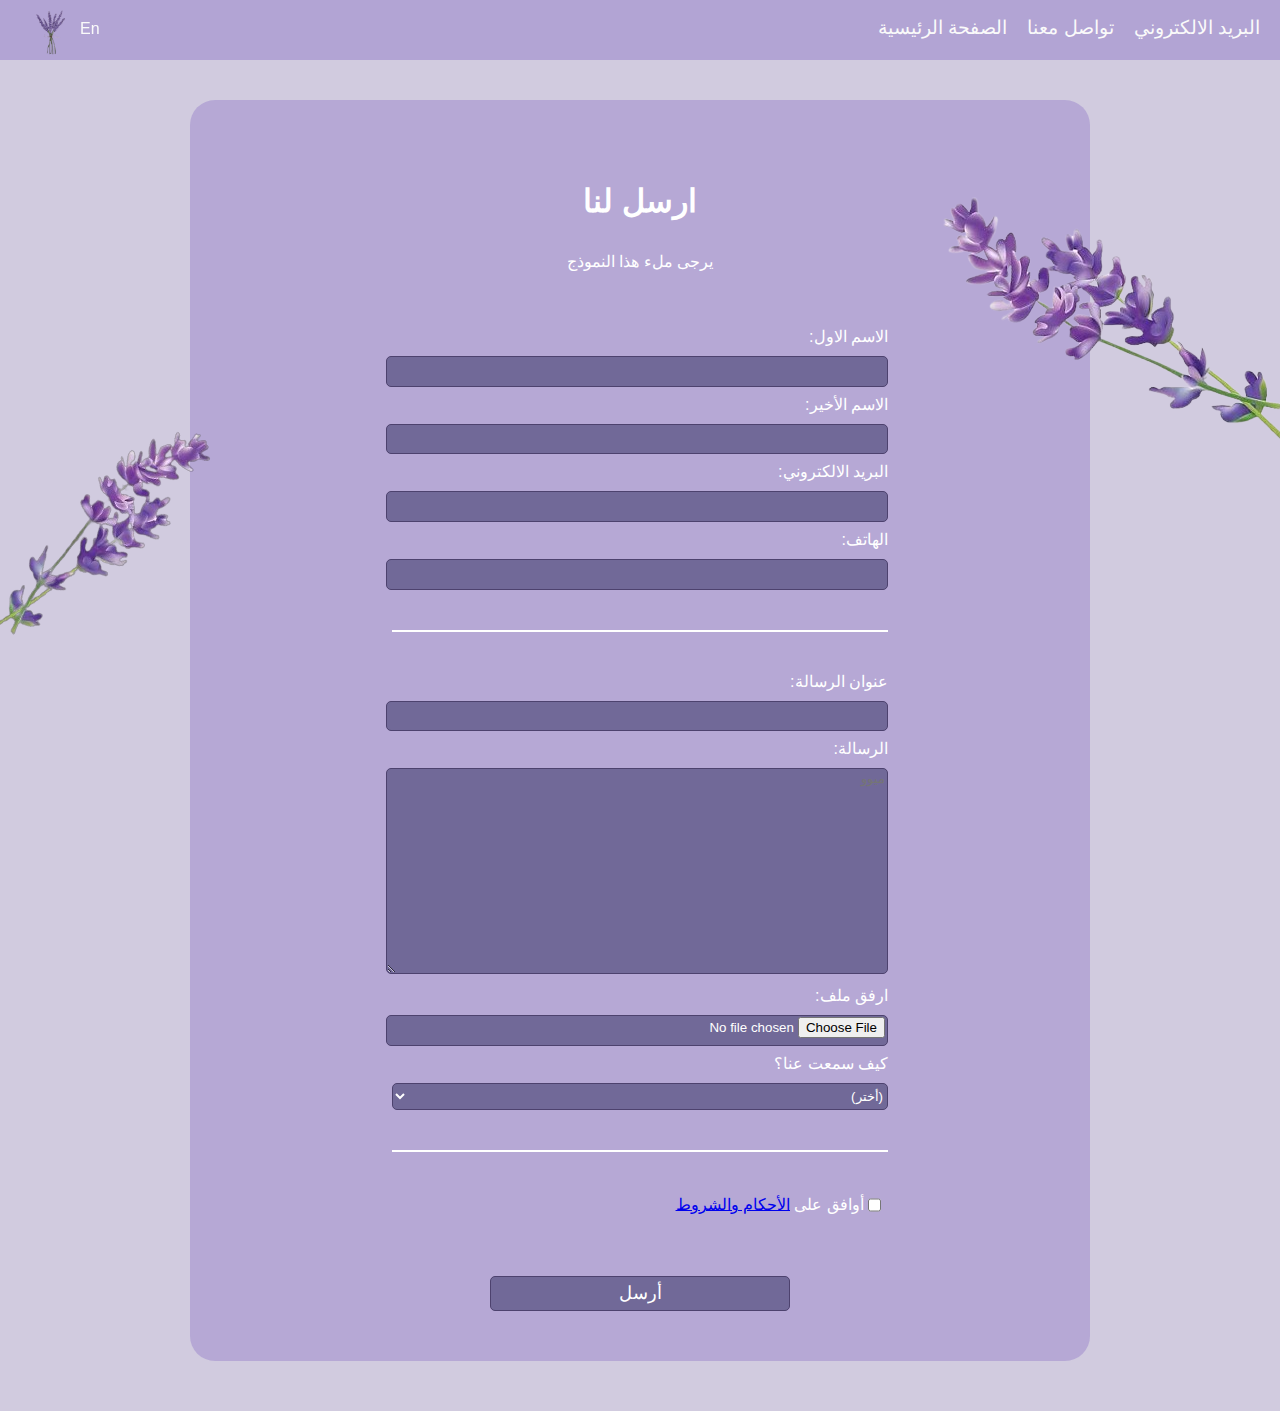
<file: contact/contactar.html>
<!DOCTYPE html>
<html lang="ar">
  <head>
    <meta charset="UTF-8">
    <title>contact us</title>
    <link rel="stylesheet" href="contactar.css" />
  </head>
  <body>
    <header id="navbar">
        <a href="https://lavender-jo.github.io/lavender-jo/"><img class="logo" src="/src/logo.png"></a>
            <div class="leftlang">
                <li><a href="english.html" onclick="changeLanguage('en')">En</a></li>
            </div>
    <nav >
        <ul>
            <li><a href="https://lavender-jo.github.io/lavender-jo/">الصفحة الرئيسية</a></li>
            <li><a href="https://lavender-jo.github.io/lavender-jo/info/infoar.html">تواصل معنا</a></li>
            <li><a href="mailto:lavendermagazine24@gmail.com">البريد الالكتروني</a></li>
        </ul>
    </nav>
    </header>
    <img class="body-img-left" src="/src/lavender.png">
            <img class="body-img-right" src="/src/lavenderr.png">

            
    <form onsubmit="emailSend(); reset(); return false;">
        <h1>ارسل لنا</h1>
    <p>يرجى ملء هذا النموذج</p>
      <fieldset>
        <label for="first-name">الاسم الاول:<input required id="first-name" name="first-name" type="text"  /></label>
        <label for="last-name">الاسم الأخير:<input required id="last-name" name="last-name" type="text"  /></label>
        <label for="email">البريد الالكتروني:<input required id="email" name="email" type="email"  /></label>
        <label for="phone">الهاتف:<input id="number" name="phone" type=""  /></label>
      </fieldset>
      
      <fieldset>
        <label for="address">عنوان الرسالة:<input required id="address" name="address" type=""  /></label>
        <label for="message">الرسالة:
            <textarea required id="bio" name="bio" rows="3" cols="30" placeholder="ميوو"></textarea>
          </label>
        <label for="profile-picture">ارفق ملف:<input id="profile-picture" type="file" name="file" /></label>
        <!-- <label for="age"><input id="age" type="number" name="age" min="13" max="120" /></label> -->
        <label for="referrer">كيف سمعت عنا؟
          <select id="referrer" name="referrer">
            <option value="">(أختر)</option>
            <option value="1">news</option>
            <option value="2">freeCodeCamp YouTube Channel</option>
            <option value="3">freeCodeCamp Forum</option>
            <option value="4">Other</option>
          </select>
        </label>
      </fieldset>
      <fieldset>
        <label for="terms-and-conditions">
          <input required id="terms-and-conditions" type="checkbox"  name="terms-and-conditions" class="inline" /> أوافق على <a href="https://youtu.be/Hweqfxsrgac?si=0Pebip8Za25IZrfA" target="_blank">الأحكام والشروط</a>
        </label>
      </fieldset>
      <input type="submit" value="أرسل" />
    </form>
    <script src="email.js"></script>
    <script src="https://smtpjs.com/v3/smtp.js"></script>
  </body>
</html>
</file>
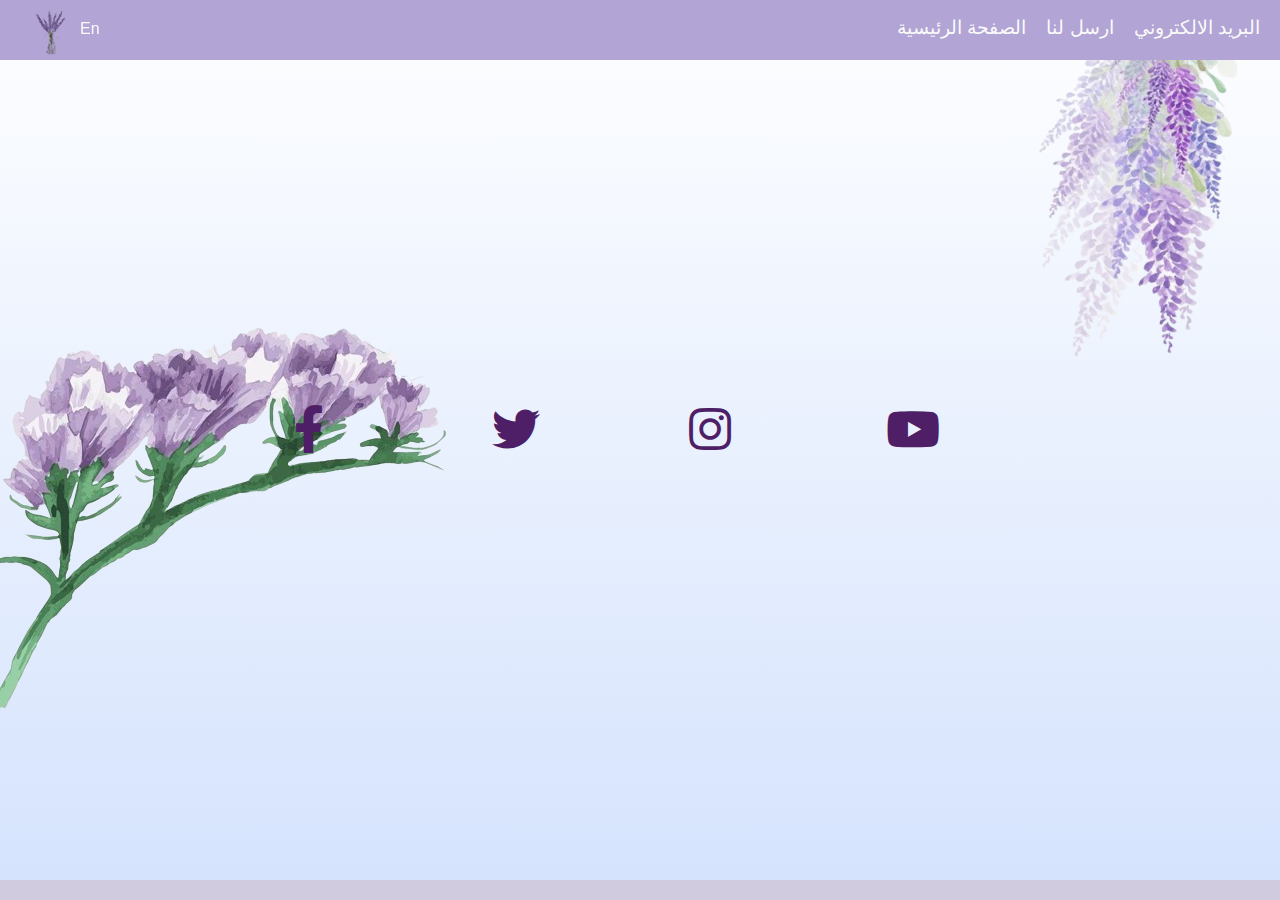
<file: info/infoar.html>
<!DOCTYPE html>
<html>
    <head>
        <title>info</title>
        <link rel="stylesheet" href="infoar.css">
        <link
    href="https://fonts.googleapis.com/css?family=Anton%7CBaskervville%7CRaleway&display=swap"
    rel="stylesheet"
    />
    <link
    rel="stylesheet"
    href="https://use.fontawesome.com/releases/v5.8.2/css/all.css"
    />
    </head>
    <body>
        <header id="navbar">
        <a href="https://lavender-jo.github.io/lavender-jo/"><img class="logo" src="/src/logo.png"></a>
            <div class="leftlang">
                <li><a href="english.html" onclick="changeLanguage('en')">En</a></li>
            </div>
    <nav >
        <ul>
            <li><a href="https://lavender-jo.github.io/lavender-jo/">الصفحة الرئيسية</a></li>
            <li><a href="https://lavender-jo.github.io/lavender-jo/contact/contactar.html">ارسل لنا</a></li>
            <li><a href="mailto:lavendermagazine24@gmail.com">البريد الالكتروني</a></li>
        </ul>
    </nav>
    </header>
    <sectoin id="contact">
        <img class="bottom" src="/src/bottom.png">
        <img class="hang" src="/src/hang.png">
        <div class="social-icons">
            <a target="_blank" href="https://www.facebook.com/profile.php?id=61555613103689&mibextid=JRoKGi">
              <i class="fab fa-facebook-f"></i>
            </a>
            <a target="_blank" href="https://twitter.com/LavenderM90916">
              <i class="fab fa-twitter"></i>
            </a>
            <a target="_blank" href="https://instagram.com/m_lavender24">
              <i class="fab fa-instagram"></i>
            </a>
            <a target="_blank" href="https://www.youtube.com/@LavenderMagazine">
              <i class="fab fa-youtube"></i>
            </a>
          </div>
        <a id="profile-link" target="_blank"></a>

    </sectoin>
    </body>
</html>
</file>
<file: styles.css>
@media (prefers-reduced-motion: no-preference) {
    * {
      scroll-behavior: smooth;
    }
  }
@font-face {
    font-family: amiri;
    src: url(fonts/Amiri-Regular.ttf);
}
@media only screen and (max-width:600px){

    body{
        font-size: 10px;
        width: 150% !important;
        
    }
    .imgLogo{
        display: block !important;
        margin-left: 50px !important;
        width: 200px !important;
    }
    #welcome-section p{
        display: flex !important;
        margin-left: 40px !important;
        font-size: 20px !important;
        width: 80% !important;
        display: none !important;
        
    }
    .row{
        font-size: 20px !important;
        width: 80% !important;

    }
    .first{
        font-size: 20px !important;
        width: 80% !important;
    }
    .one .left{
        width: 300px !important;
        height: auto !important;
    }
    .one .right{
        width: 80% !important;

    }
    .two{
        display: grid !important;
        grid-template-columns: repeat(1,1fr) !important;
        grid-gap: 50px 30px !important;
        margin-right: 5% !important;
    }
    .two .left{
        width: 300px !important;
        height: 400px !important;
    }
    .two .right{
        width: 80% !important;
        margin-right: 5% !important;
    }
    .three{
        display: grid !important;
        grid-template-columns: repeat(1,1fr) !important;
        grid-gap: 50px 30px !important;
    }
    .three .left{
        width: 300px !important;
        height: 400px !important;
    }
    .three .right{
        width: 80% !important;
        margin-right: 5% !important;
    }
}



:root{
    --first-color: #fafafa; 
    --second-color: #ffe9e3;
    --third-color: #c4c1e0; 
    --fourth-color: #B2A4D4;
}
body{
    top:0;
    margin:0;
    font-family: amiri;
    height:100%;
    width: 100%;
}
header{
    background-color: #B2A4D4;
    width:100%;
    height: 60px;
    position: fixed;
    top:0;
    z-index:4;
    align-items: center;
}
.logo{
    float: left;
    width: 100px;
    height:100px;
    top: -15px;
    position: absolute;
}
ul{
    float: right;
    display: flex;
    list-style-type: none;
}
ul > li{
    text-decoration: none;
    margin-right:20px;
    font-size: larger;   
}
a:hover {
    cursor: pointer;
    color: #fae885;
}
li > a{
    color:var(--first-color);
    text-decoration: none;
}
#welcome-section{
    top:0;
    height:110vh;
    width:100%;
    background: linear-gradient(180deg, var(--third-color), #ffffff );
    position: relative;
}
#welcome-section h1{
    width:100%;
    height:100%;
    z-index: 1;
    text-align: center;
    position: absolute;
    font-size: 50px;
    color: #4E1E66;
    text-shadow: 1px 1px 0 var(--fourth-color),-1px 1px 0 var(--fourth-color),
    -1px -1px 0 var(--fourth-color),
    1px -1px 0 var(--fourth-color);
    margin-top: 250px;
}
#welcome-section p{
    width:600px;
    margin-left: 50%;
    height:500px;
    z-index: 3;
    position: absolute;
    margin-top:70px;
    font-size: 18px;
    word-spacing: 1px;
    color: white;
    direction: rtl;
    
    background-color: rgba(178, 164, 212,0.7);
    padding-right: 15px;
    padding-left: 5px;
    padding-top: 20px;
    border-radius: 25px;

    
}
#ww_2cd0cf85ac4f8{
top:55px;
z-index: 3;
}

.imgLogo{
 position: absolute;
 float: left;
 margin-top: 150px;
 margin-left: 130px;
border-radius: 250px;
z-index: 3;
display: block;

}
.effect{
    font-size: 40px;
    direction: rtl;
    
}
.leftlang{
    position: fixed;
margin-left: 80px;
margin-top: 20px;
list-style-type: none;
z-index: 4;

}
.body-img-left{
    margin-left:70%;
    position: fixed;
    z-index: 2;
}
.body-img-right{
    left:-175px;
    margin-top: 200px;
    position:fixed;
    z-index: 2;
}

#projects{
    width:100%;
    margin-top:-20px;
    min-height:100vh;
    background-color: var(--second-color);
    background-image: linear-gradient(to top, #fafafa, #eceaf3, #ded9ec, #d0c9e5, #c3b9de, #c3b9de, #c3b9de, #c3b9de, #d0c9e5, #ded9ec, #eceaf3, #fafafa);
    position:relative;
    padding-bottom: 80px;
}
.project-tile{
    text-align: center;
    padding-top: 80px;
    position: flex;
    color:var(--fourth-color);
    margin-bottom:40px;
   font-size: 40px;
}

.gallery{
    display: grid;
    place-items: center;
    gap: 40px;
    max-width: 1400px;
    margin: 0 auto;
    padding: 20px 10px;
}
.first{
    width:80%;
    display: grid;
    background-color: rgba(178, 164, 212,0.9);
    border-radius: 15px;
    color: white;
    font-size: 1.6rem;
    letter-spacing: 0.6px;
    column-width: 25rem; 
    z-index: 3;
    direction: rtl;
    font-family: amiri;
    padding: 20px;
}
.row{
    width:90%;
    max-width: 1170px;
    min-height:317px;
    display: grid;
    grid-gap: 50px 30px;
    background-color: rgba(178, 164, 212,0.9);

    border-radius: 15px;
    color: white;
    font-size: 1.6rem;
    letter-spacing: 0.6px;
    column-width: 25rem; 
    z-index: 3;
    direction: rtl;
    font-family: amiri;
    padding: 20px;
                                                
}
.two{
display: grid;
grid-template-columns: repeat(2,1fr);
grid-gap: 50px 30px;
}
.three{
    display: grid;
    grid-template-columns: repeat(2,2fr);
    grid-gap: 50px 30px;
}
.four{
    margin-top: -60px;
}
iframe{

    width: 80%;
    height:100%;
    object-fit: cover;
    border-radius: 5px;
    align-items: center;
    display: block;
    margin: auto;

}
.one .left{
width: 100%;
height: 450px;
}
.one .right{
margin-top: -50px;
}

.two .right{
    margin-right: -50px;
}
.three .right{
    margin-right: -50px;
}
 
#contact{
    z-index: 3;
    display:flex;
    margin-top:-20px;
    top:0;
    height:100vh;
    width:100%;
    background-color: white;
    background: linear-gradient(180deg, white, #d5e3fd );
    position: relative;
    overflow: hidden;
   
}
.social-icons {
    width:100%;
    display: grid;
    font-size: 3rem;
    grid-template-columns: repeat(5, 1fr);
    grid-auto-flow: column;
    grid-auto-columns: 1fr;
    align-items: center;
    justify-content: center;
    margin-left: 23%;
    z-index: 1;

}
.fab{
    color: #4E1E66;

}
.fab:hover{
    color: #B2A4D4;
}
.bottom{
    left: -40px;
    top:280px;
    position: absolute;
    z-index: 0;
}
.hang{
    position: absolute;
    z-index: 0;
    float: right;
    height: 400px;
    right: 0;

}
</file>
<file: aboutar.css>
@font-face {
    font-family: amiri;
    src: url(fonts/Amiri-Regular.ttf);
}
:root{
    --first-color: #fafafa; 
    --second-color: #ffe9e3;
    --third-color: #c4c1e0; 
    --fourth-color: #B2A4D4;
}
body{
    top:0;
    margin:0;
    font-family: amiri;
    height:100%;
    width: 100%;
    background-color: #D1CBDF;
}
.body-img-left{
    margin-left:70%;
    position: fixed;
    z-index: -1;
}
.body-img-right{
    left:-175px;
    margin-top: 200px;
    position:fixed;
    z-index: -1;
}
header{
    background-color: #B2A4D4;
    width:100%;
    height: 60px;
    position: fixed;
    top:0;
    z-index:4;
    align-items: center;
}
.logo{
    float: left;
    width: 100px;
    height:100px;
    top: -15px;
    position: absolute;
}
ul{
    float: right;
    display: flex;
    list-style-type: none;
}
ul > li{
    text-decoration: none;
    margin-right:20px;
    font-size: larger;   
}
a:hover {
    cursor: pointer;
    color: #fae885;
}
li > a{
    color:var(--first-color);
    text-decoration: none;
}
.leftlang{
    position: fixed;
    margin-left: 80px;
    margin-top: 20px;
    list-style-type: none;
    z-index: 4;
}

#ww_2cd0cf85ac4f8{
    top:55px;
    z-index: 3;
}
.about{
    direction: rtl;
    margin-top: 120px;
    width: 100%;
}
.about p{
    width: 70%;
    display: block;
    margin: auto;
    background-color: rgba(178, 164, 212, 0.9);
    color: white;
    padding:30px 50px 30px 50px ;
    border-radius: 15px;
    font-size: 20px;

}
</file>
<file: abouten.css>
@font-face {
    font-family: amiri;
    src: url(fonts/Salsa-Regular.ttf);
}
:root{
    --first-color: #fafafa; 
    --second-color: #ffe9e3;
    --third-color: #c4c1e0; 
    --fourth-color: #B2A4D4;
}
body{
    top:0;
    margin:0;
    height:100%;
    width: 100%;
    background-color: #D1CBDF;
    font-family: amiri;
}
.body-img-left{
    margin-left:70%;
    position: fixed;
    z-index: -1;
}
.body-img-right{
    left:-175px;
    margin-top: 200px;
    position:fixed;
    z-index: -1;
}
header{
    background-color: #B2A4D4;
    width:100%;
    height: 60px;
    position: fixed;
    top:0;
    z-index:4;
    align-items: center;
}
.logo{
    float: left;
    width: 100px;
    height:100px;
    top: -15px;
    position: absolute;
}
ul{
    float: right;
    display: flex;
    list-style-type: none;
}
ul > li{
    text-decoration: none;
    margin-right:20px;
    font-size: larger;   
}
a:hover {
    cursor: pointer;
    color: #fae885;
}
li > a{
    color:var(--first-color);
    text-decoration: none;
}
.leftlang{
    position: fixed;
    margin-left: 80px;
    margin-top: 20px;
    list-style-type: none;
    z-index: 4;
}

#ww_2cd0cf85ac4f8{
    top:55px;
    z-index: 3;
}
.about{
    direction: ltr;
    margin-top: 120px;
    width: 100%;
}
.about p{
    width: 70%;
    display: block;
    margin: auto;
    background-color: rgba(178, 164, 212, 0.9);
    color: white;
    padding:30px 50px 30px 50px ;
    border-radius: 15px;
    font-size: 20px;

}
</file>
<file: contactar.css>
@font-face {
  font-family: amiri;
  src: url(fonts/Amiri-Regular.ttf);
}
:root{
    --first-color: #fafafa; 
    --second-color: #ffe9e3;
    --third-color: #c4c1e0; 
    --fourth-color: #B2A4D4;
}
body{
    top:0;
    margin:0;
    font-family: amiri;
    height:100%;
    width: 100%;
    background-color: #D1CBDF;
}
header{
    background-color: #B2A4D4;
    width:100%;
    height: 60px;
    position: fixed;
    top:0;
    z-index:4;
    align-items: center;
}
.logo{
    float: left;
    width: 100px;
    height:100px;
    top: -15px;
    position: absolute;
}
ul{
    float: right;
    display: flex;
    list-style-type: none;
}
ul > li{
    text-decoration: none;
    margin-right:20px;
    font-size: larger;   
}
a:hover {
    cursor: pointer;
    color: #fae885;
}
li > a{
    color:var(--first-color);
    text-decoration: none;
}
.leftlang{
    position: fixed;
margin-left: 80px;
margin-top: 20px;
list-style-type: none;
z-index: 4;
}
  
.body-img-left{
    margin-left:70%;
    position: fixed;
    z-index: 1;
}
.body-img-right{
    left:-175px;
    margin-top: 200px;
    position:fixed;
    z-index: 1;
}
  
  form {
    background-color: rgba(178, 164, 212,0.9);
    padding-left: 200px;
    padding-right: 200px;
    padding-top: 50px;
    border-radius: 25px;
    max-width: 500px;
    min-width: 300px;
    margin: 0 auto;
    padding-bottom: 2em;
    margin-top: 100px;
    z-index: 3;
    margin-bottom: 50px;
    color: white;

  }
  h1, p {
    margin: 1em auto;
    text-align: center;
  }
  
  fieldset {
    border: none;
    padding: 2rem 0;
    border-bottom: 2px solid white;
  }
  
  fieldset:last-of-type {
    border-bottom: none;
  }
  
  label {
    display: block;
    margin: 0.5rem 0;
    direction: rtl;
  }
  #ww_2cd0cf85ac4f8{
    top:55px;
    z-index: 3;
    }
  input,
  textarea,
  select {
    margin: 10px 0 0 0;
    width: 100%;
    min-height: 2em;

  }
  textarea{height: 200px;}
  input, textarea {
    background-color: #716998;
    border: 1px solid #4D426E;
    border-radius: 5px;
    color: #ffffff;
  }
  
  select{
    background-color: #716998;
    border: 1px solid #4D426E;
    border-radius: 5px;
    color: #ffffff;

  }
  .inline {
    width: unset;
    margin: 0 0.5em 0 0;
    vertical-align: middle;
  }
  
  input[type="submit"] {
    display: block;
    width: 60%;
    margin: 1em auto;
    height: 2em;
    font-size: 1.1rem;
    background-color: #716998;
    border-color: #4D426E;
    min-width: 300px;

  }
  input[type="submit"]:hover {
    cursor: pointer;
  }
  
  input[type="file"] {
    padding: 1px 2px;
  }
</file>
<file: english.css>
@media (prefers-reduced-motion: no-preference) {
    * {
      scroll-behavior: smooth;
    }
  }
@font-face {
    font-family: amiri;
    src: url(fonts/Salsa-Regular.ttf);
}



:root{
    --first-color: #fafafa; 
    --second-color: #ffe9e3;
    --third-color: #c4c1e0; 
    --fourth-color: #B2A4D4;
}
body{
    top:0;
    margin:0;
    font-family: amiri;
    height:100%;
}
header{
    background-color: #B2A4D4;
    width:100%;
    height: 60px;
    position: fixed;
    top:0;
    z-index:4;
    align-items: center;
}
.logo{
    float: left;
    width: 100px;
    height:100px;
    top: -15px;
    position: absolute;
}
ul{
    float: right;
    display: flex;
    list-style-type: none;
}
ul > li{
    text-decoration: none;
    margin-right:20px;
    font-size: larger;   
}
a:hover {
    cursor: pointer;
    color: #fae885;
}
li > a{
    color:var(--first-color);
    text-decoration: none;
}
#welcome-section{
    top:0;
    height:110vh;
    width:100%;
    background: linear-gradient(180deg, var(--third-color), #ffffff );
    position: relative;
}
#welcome-section h1{
    width:100%;
    height:100%;
    z-index: 1;
    text-align: center;
    position: absolute;
    font-size: 50px;
    color: #4E1E66;
    text-shadow: 1px 1px 0 var(--fourth-color),-1px 1px 0 var(--fourth-color),
    -1px -1px 0 var(--fourth-color),
    1px -1px 0 var(--fourth-color);
    margin-top: 250px;
}
#welcome-section p{
    width:500px;
    margin-left: 700px;
    height:520px;
    z-index: 3;
    position: absolute;
    margin-top:60px;
    font-size: 17px;
    color: white;
    direction: ltr;
    
    background-color: rgba(178, 164, 212,0.7);
    padding-left: 20px;
    padding-right:20px;
    padding-top: 20px;
    border-radius: 25px;
    
}
.imgLogo{
 position: absolute;
 float: left;
 margin-top: 150px;
 margin-left: 130px;
border-radius: 250px;
z-index: 3;
display: block;

}
.effect{
    font-size: 50px;
    direction: ltr;
}
.leftlang{
    position: fixed;
margin-left: 80px;
margin-top: 20px;
list-style-type: none;
z-index: 4;

}
.body-img-left{
    margin-left:70%;
    position: fixed;
    z-index: 2;
}
.body-img-right{
    left:-175px;
    margin-top: 200px;
    position:fixed;
    z-index: 2;
}

#projects{
    width:100%;
    margin-top:-20px;
    min-height:100vh;
    background-color: var(--second-color);
    background-image: linear-gradient(to top, #fafafa, #eceaf3, #ded9ec, #d0c9e5, #c3b9de, #c3b9de, #c3b9de, #c3b9de, #d0c9e5, #ded9ec, #eceaf3, #fafafa);
    position:relative;
    padding-bottom: 80px;
}
.project-tile{
    text-align: center;
    padding-top: 80px;
    position: flex;
    color:var(--fourth-color);
    margin-bottom:40px;
   font-size: 40px;
}
#effect{
    font-size: 50px;
}
.gallery{
    display: grid;
    place-items: center;
    gap: 40px;
    max-width: 1400px;
    margin: 0 auto;
    padding: 20px 10px;
}
.first{
    width:80%;
    display: grid;
    background-color: rgba(178, 164, 212,0.9);
    border-radius: 15px;
    color: white;
    font-size: 1.6rem;
    letter-spacing: 0.6px;
    column-width: 25rem; 
    z-index: 3;
    direction: ltr;
    font-family: amiri;
    padding: 20px;
}
.row{
    width:100%;
    max-width: 1170px;
    min-height:317px;
    display: grid;
    grid-gap: 50px 30px;
    background-color: rgba(178, 164, 212,0.9);

    border-radius: 15px;
    color: white;
    font-size: 1.6rem;
    letter-spacing: 0.6px;
    column-width: 25rem; 
    z-index: 3;
    direction: ltr;
    font-family: amiri;
    padding: 20px;
                                                
}
.two{
display: grid;
grid-template-columns: repeat(2,1fr);
grid-gap: 50px 30px;
}
.three{
    display: grid;
    grid-template-columns: repeat(2,2fr);
    grid-gap: 50px 30px;
}
.four{
    margin-top: -60px;
}
iframe{

    width: 80%;
    height:100%;
    object-fit: cover;
    border-radius: 5px;
    align-items: center;
    display: block;
    margin: auto;

}
.one .left{
width: 100%;
height: 450px;
}
.one .right{
margin-top: -50px;
}

.two .right{
    margin-right: 50px;
    font-size: 23px;
}

.three .left{
    height: 600px;
}
.three .right{
    margin-right: 50px;
}
#ww_2cd0cf85ac4f8{
    top:55px;
    z-index: 3;
    }
#contact{
    z-index: 3;
    display:flex;
    margin-top:-20px;
    top:0;
    height:100vh;
    width:100%;
    background-color: white;
    background: linear-gradient(180deg, white, #d5e3fd );
    position: relative;
    overflow: hidden;
   
}
.social-icons {
    width:100%;
    display: grid;
    font-size: 3rem;
    grid-template-columns: repeat(5, 1fr);
    grid-auto-flow: column;
    grid-auto-columns: 1fr;
    align-items: center;
    justify-content: center;
    margin-left: 23%;
    z-index: 1;

}
.fab{
    color: #4E1E66;

}
.fab:hover{
    color: #B2A4D4;
}
.bottom{
    left: -40px;
    top:280px;
    position: absolute;
    z-index: 0;
}
.hang{
    position: absolute;
    z-index: 0;
    float: right;
    height: 400px;
    right: 0;

}
</file>
<file: contact/contactar.css>
:root{
    --first-color: #fafafa; 
    --second-color: #ffe9e3;
    --third-color: #c4c1e0; 
    --fourth-color: #B2A4D4;
}
body{
    top:0;
    margin:0;
    font-family: 'Poppins', sans-serif;
    height:100%;
    width: 100%;
    background-color: #D1CBDF;
}
header{
    background-color: #B2A4D4;
    width:100%;
    height: 60px;
    position: fixed;
    top:0;
    z-index:4;
    align-items: center;
}
.logo{
    float: left;
    width: 100px;
    height:100px;
    top: -15px;
    position: absolute;
}
ul{
    float: right;
    display: flex;
    list-style-type: none;
}
ul > li{
    text-decoration: none;
    margin-right:20px;
    font-size: larger;   
}
a:hover {
    cursor: pointer;
    color: #fae885;
}
li > a{
    color:var(--first-color);
    text-decoration: none;
}
.leftlang{
    position: fixed;
margin-left: 80px;
margin-top: 20px;
list-style-type: none;
z-index: 4;
}
  
.body-img-left{
    margin-left:70%;
    position: fixed;
    z-index: 1;
}
.body-img-right{
    left:-175px;
    margin-top: 200px;
    position:fixed;
    z-index: 1;
}
  
  form {
    background-color: rgba(178, 164, 212,0.9);
    padding-left: 200px;
    padding-right: 200px;
    padding-top: 50px;
    border-radius: 25px;
    max-width: 500px;
    min-width: 300px;
    margin: 0 auto;
    padding-bottom: 2em;
    margin-top: 100px;
    z-index: 3;
    margin-bottom: 50px;
    color: white;

  }
  h1, p {
    margin: 1em auto;
    text-align: center;
  }
  
  fieldset {
    border: none;
    padding: 2rem 0;
    border-bottom: 2px solid white;
  }
  
  fieldset:last-of-type {
    border-bottom: none;
  }
  
  label {
    display: block;
    margin: 0.5rem 0;
    direction: rtl;
  }
  
  input,
  textarea,
  select {
    margin: 10px 0 0 0;
    width: 100%;
    min-height: 2em;

  }
  textarea{height: 200px;}
  input, textarea {
    background-color: #716998;
    border: 1px solid #4D426E;
    border-radius: 5px;
    color: #ffffff;
  }
  
  select{
    background-color: #716998;
    border: 1px solid #4D426E;
    border-radius: 5px;
    color: #ffffff;

  }
  .inline {
    width: unset;
    margin: 0 0.5em 0 0;
    vertical-align: middle;
  }
  
  input[type="submit"] {
    display: block;
    width: 60%;
    margin: 1em auto;
    height: 2em;
    font-size: 1.1rem;
    background-color: #716998;
    border-color: #4D426E;
    min-width: 300px;

  }
  input[type="submit"]:hover {
    cursor: pointer;
  }
  
  input[type="file"] {
    padding: 1px 2px;
  }
</file>
<file: info/infoar.css>
:root{
    --first-color: #fafafa; 
    --second-color: #ffe9e3;
    --third-color: #c4c1e0; 
    --fourth-color: #B2A4D4;
}
body{
    top:0;
    margin:0;
    font-family: 'Poppins', sans-serif;
    height:100%;
    width: 100%;
    background-color: #D1CBDF;
}
header{
    background-color: #B2A4D4;
    width:100%;
    height: 60px;
    position: fixed;
    top:0;
    z-index:4;
    align-items: center;
}
.logo{
    float: left;
    width: 100px;
    height:100px;
    top: -15px;
    position: absolute;
}
ul{
    float: right;
    display: flex;
    list-style-type: none;
}
ul > li{
    text-decoration: none;
    margin-right:20px;
    font-size: larger;   
}
a:hover {
    cursor: pointer;
    color: #fae885;
}
li > a{
    color:var(--first-color);
    text-decoration: none;
}
.leftlang{
    position: fixed;
margin-left: 80px;
margin-top: 20px;
list-style-type: none;
z-index: 4;
}
  
.body-img-left{
    margin-left:70%;
    position: fixed;
    z-index: 1;
}
.body-img-right{
    left:-175px;
    margin-top: 200px;
    position:fixed;
    z-index: 1;
}

#contact{
    z-index: 3;
    display:flex;
    margin-top:-20px;
    top:0;
    height:100vh;
    width:100%;
    background-color: white;
    background: linear-gradient(180deg, white, #d5e3fd );
    position: relative;
    overflow: hidden;
   
}
.social-icons {
    width:100%;
    display: grid;
    font-size: 3rem;
    grid-template-columns: repeat(5, 1fr);
    grid-auto-flow: column;
    grid-auto-columns: 1fr;
    align-items: center;
    justify-content: center;
    margin-left: 23%;
    z-index: 1;

}
.fab{
    color: #4E1E66;

}
.fab:hover{
    color: #B2A4D4;
}
.bottom{
    left: -40px;
    top:280px;
    position: absolute;
    z-index: 0;
}
.hang{
    position: absolute;
    z-index: 0;
    float: right;
    height: 400px;
    right: 0;

}
</file>
